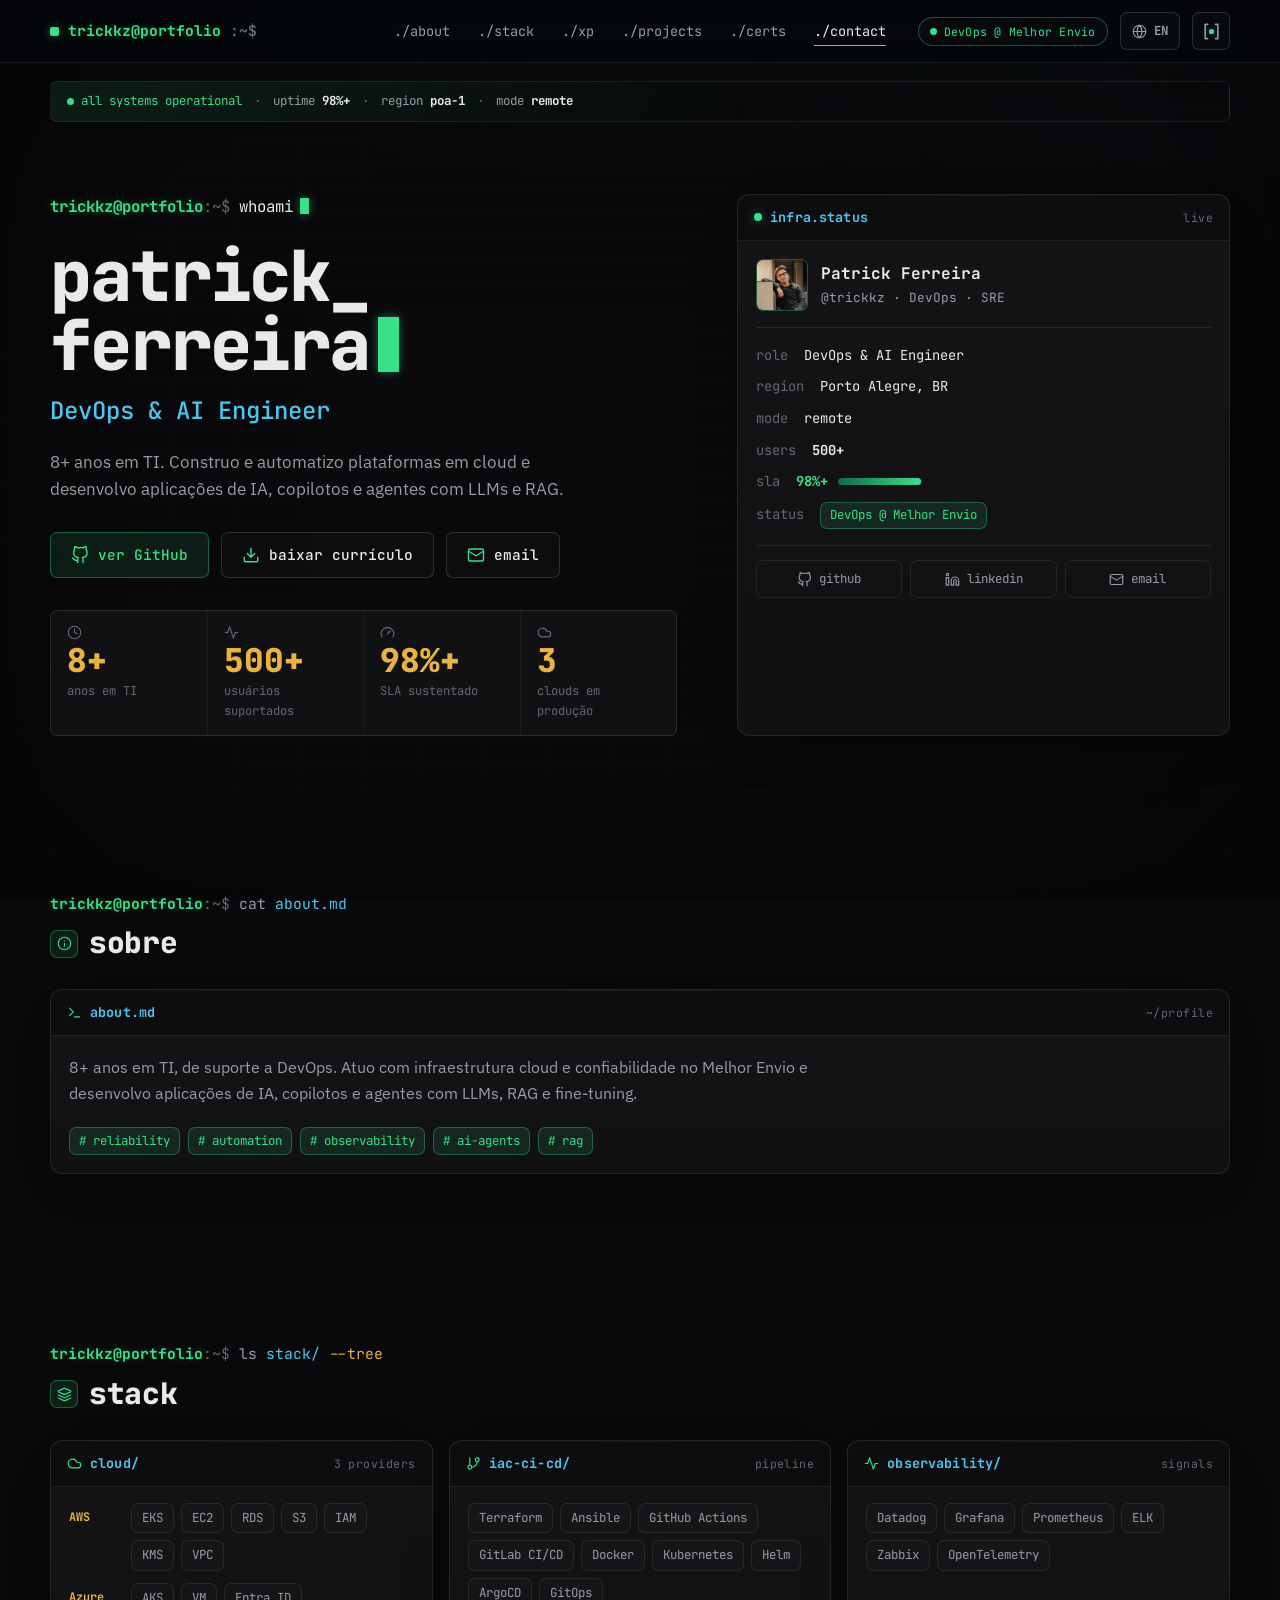
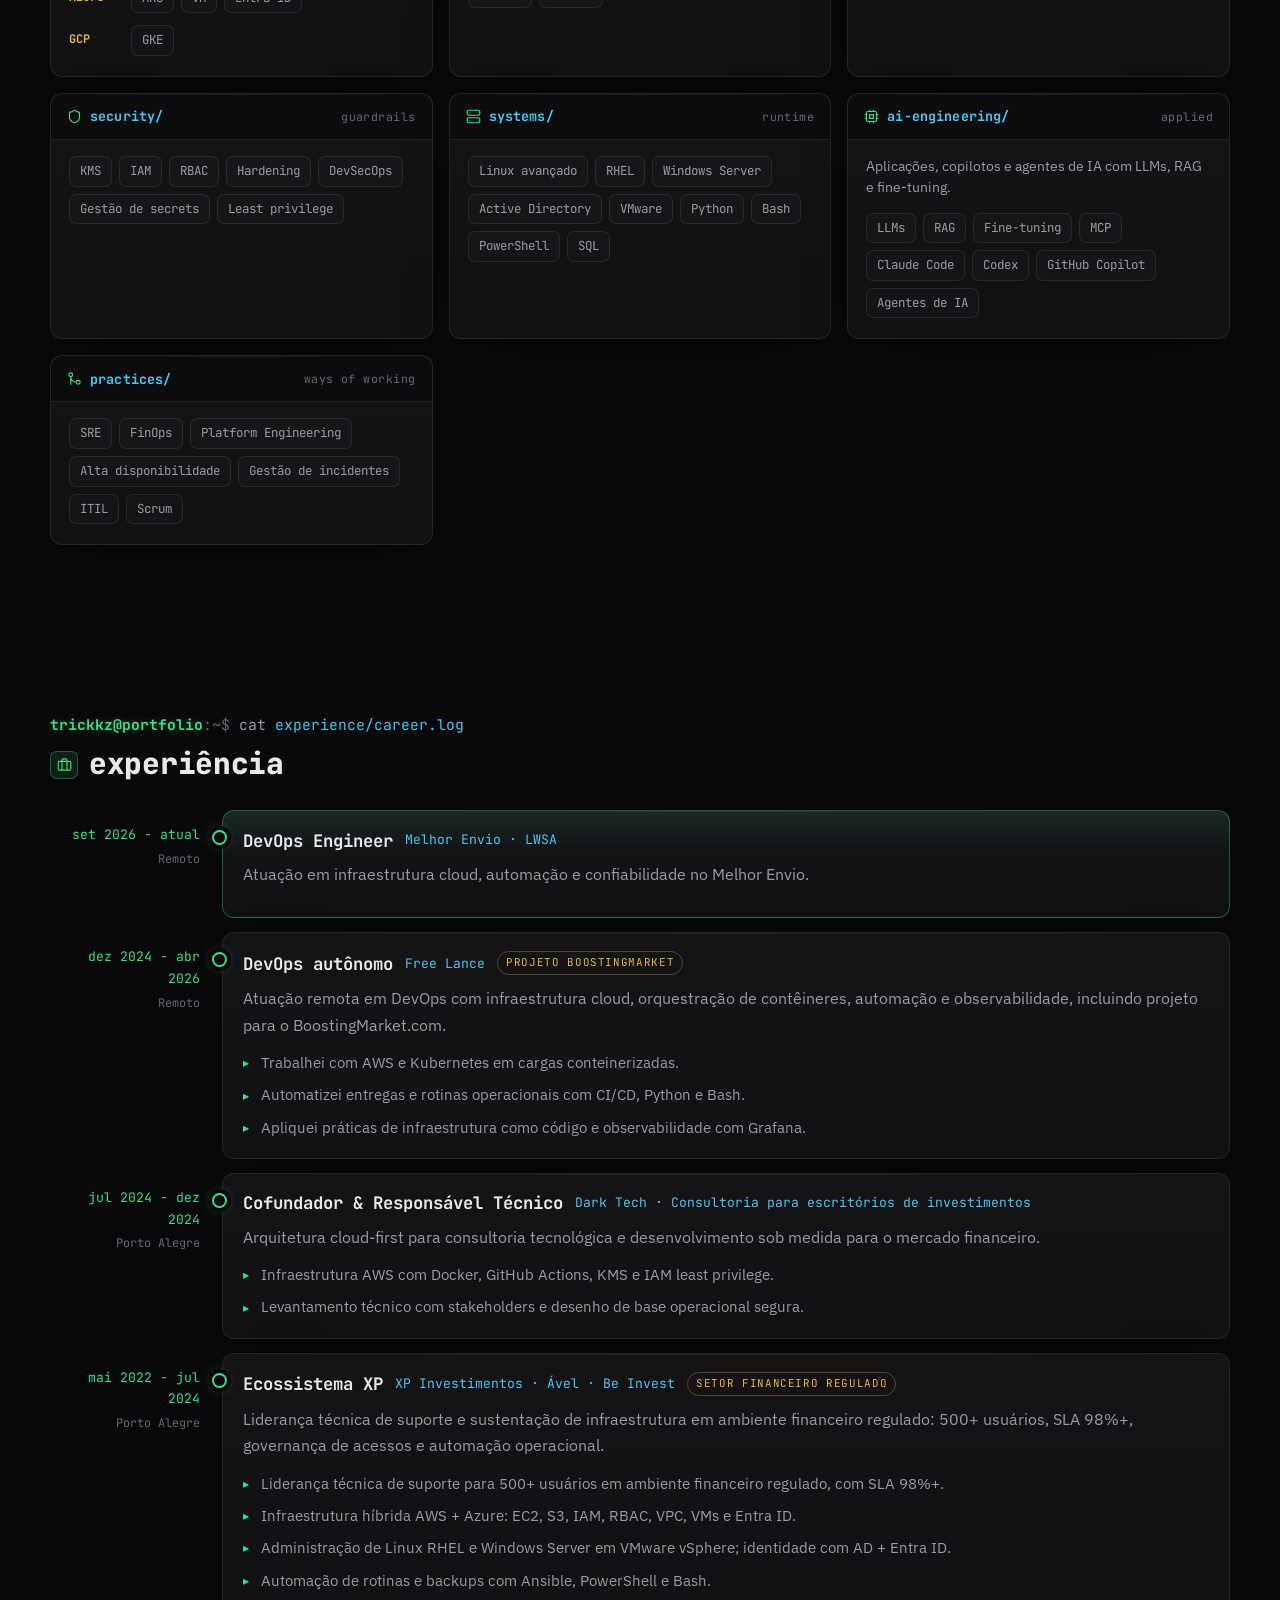
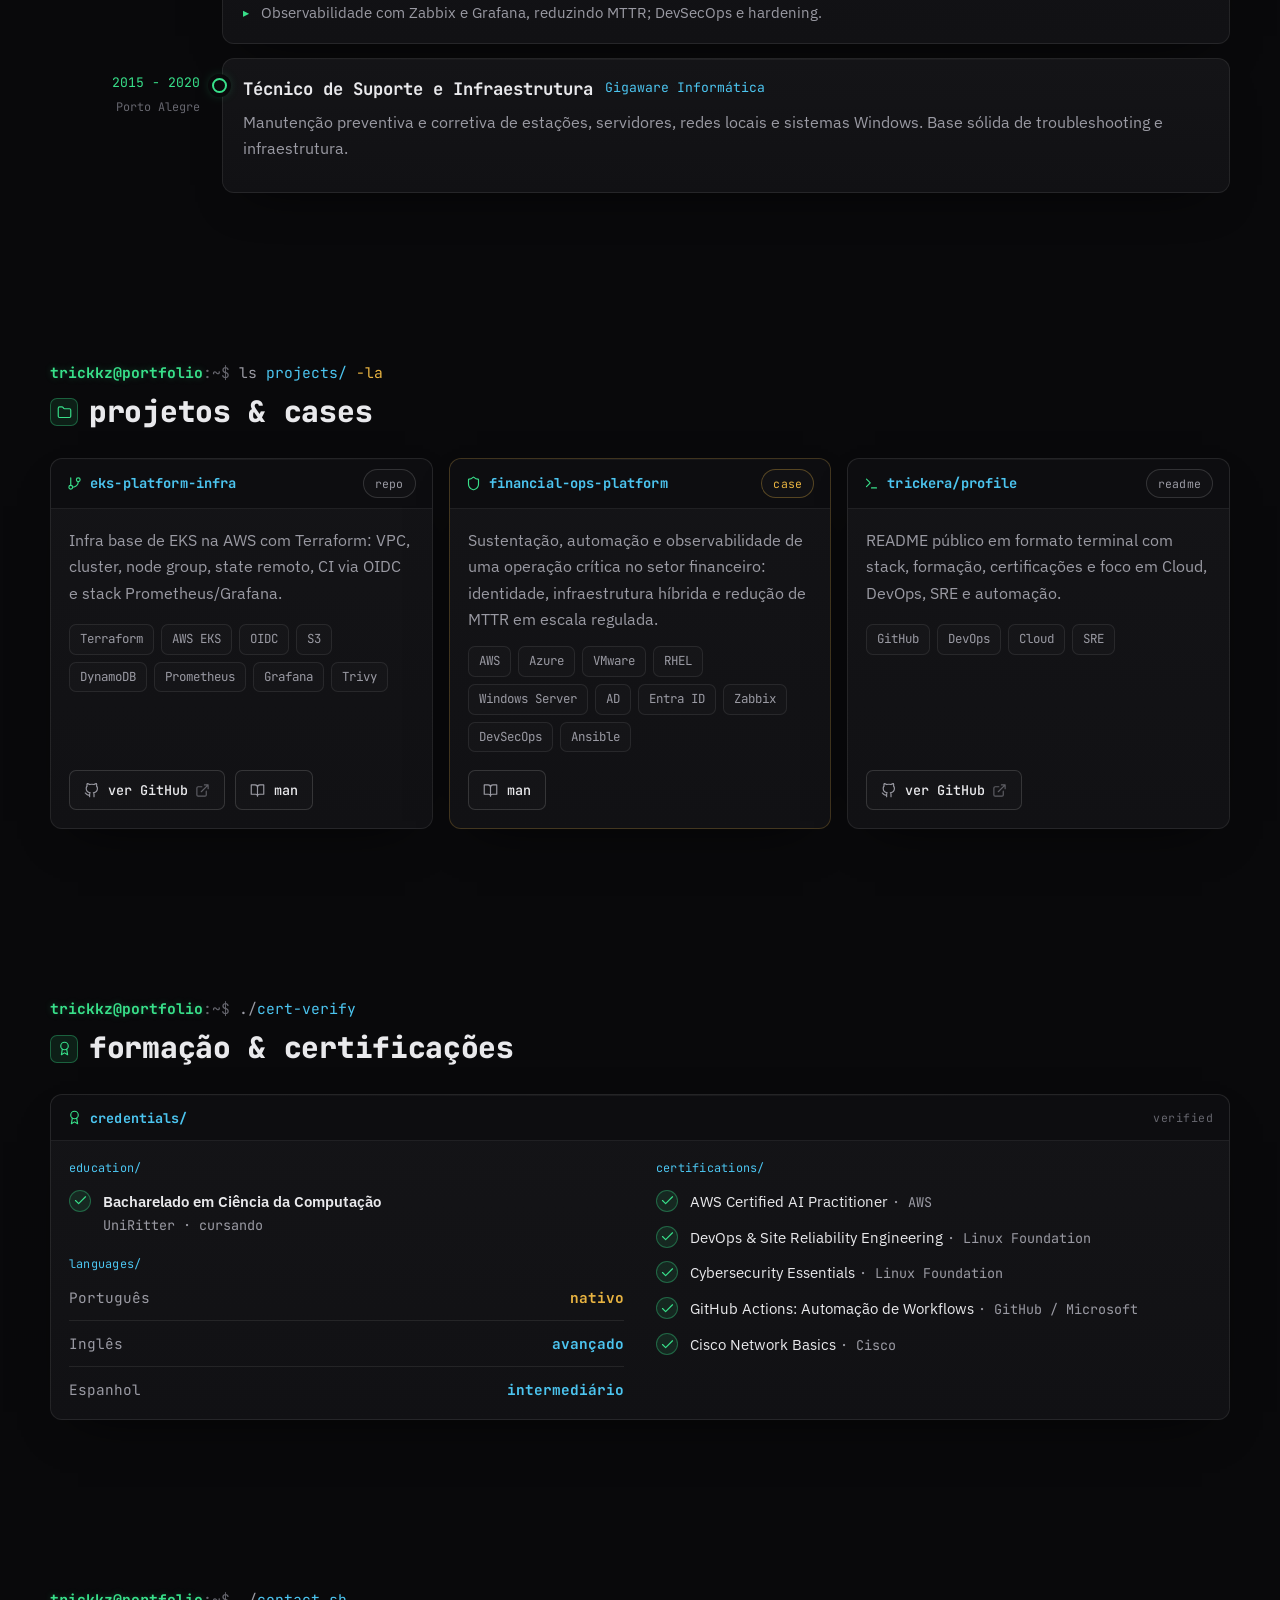
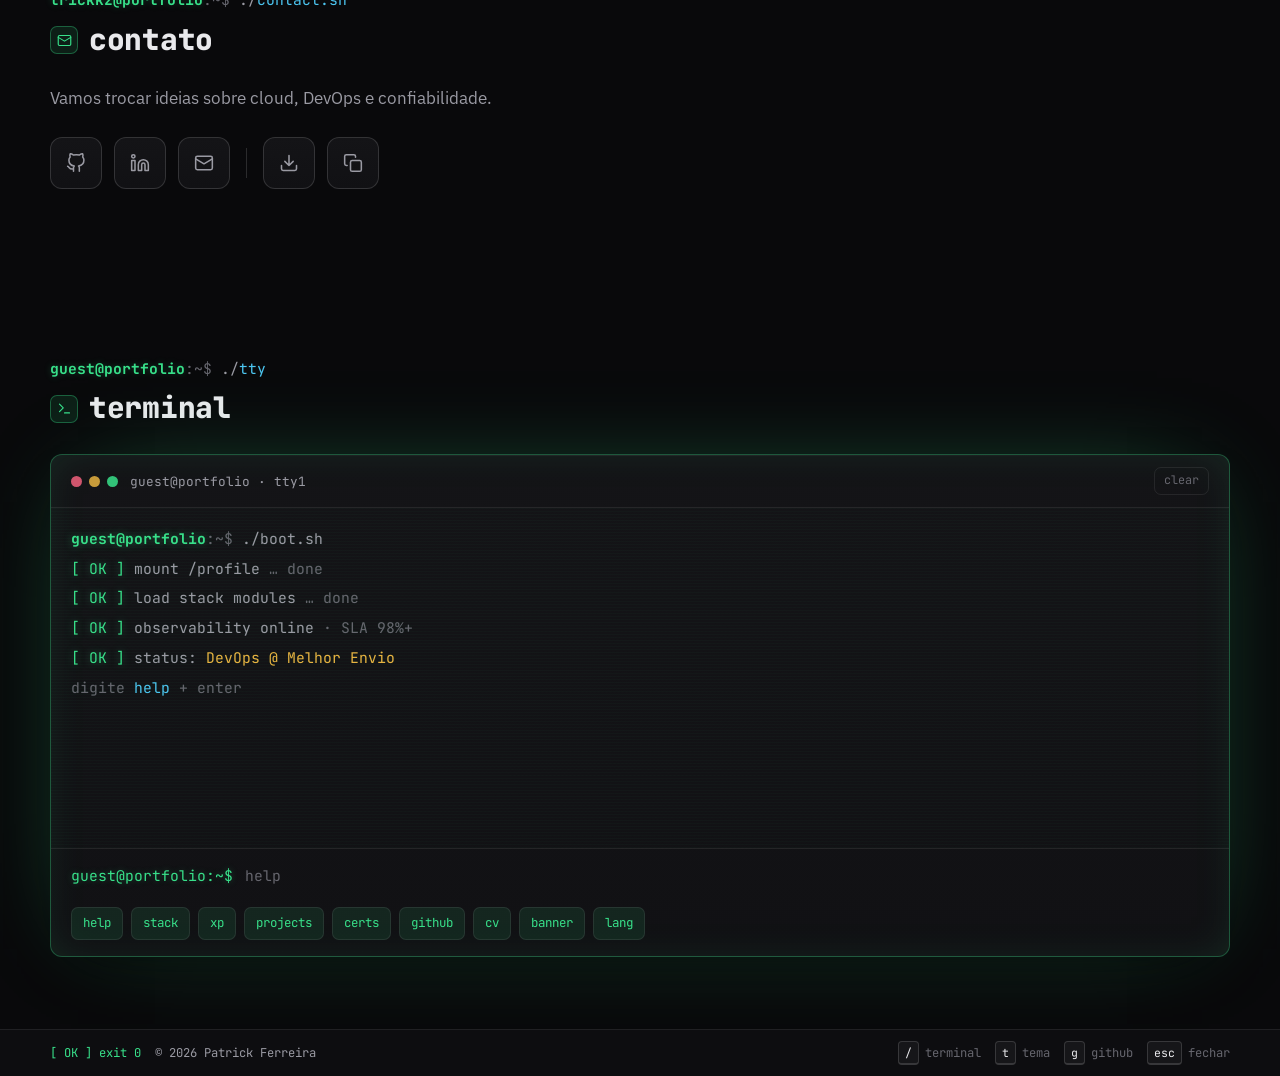
<file: index.html>
<!doctype html>
<html lang="pt-BR">
  <head>
  <!-- Google Analytics 4 -->
  <script
    async
    src="https://www.googletagmanager.com/gtag/js?id=G-2F9ZQYJFQS"
  ></script>

    <meta charset="utf-8" />
    <meta name="viewport" content="width=device-width, initial-scale=1, viewport-fit=cover" />
    <title>Patrick Ferreira · DevOps &amp; AI Engineer</title>
    <meta
      name="description"
      content="Patrick Ferreira · DevOps &amp; AI Engineer no Melhor Envio. Cloud, automação e aplicações de IA. AWS Certified AI Practitioner. PT/EN."
    />
    <meta name="author" content="Patrick Ferreira" />
    <meta name="theme-color" content="#09090B" />
    <meta name="color-scheme" content="dark" />

    <meta property="og:type" content="website" />
    <meta property="og:title" content="Patrick Ferreira · DevOps & AI Engineer" />
    <meta
      property="og:description"
      content="8+ years building, running and automating cloud platforms. AWS · Azure · GCP · Terraform · Kubernetes · CI/CD · observability · security."
    />
    <meta property="og:image" content="assets/foto.jpg" />
    <meta name="twitter:card" content="summary" />
    <meta name="twitter:title" content="Patrick Ferreira · DevOps & AI Engineer" />
    <meta
      name="twitter:description"
      content="DevOps & AI Engineer · Melhor Envio · AWS Certified AI Practitioner."
    />

    <link
      rel="icon"
      href="data:image/svg+xml,%3Csvg xmlns='http://www.w3.org/2000/svg' viewBox='0 0 32 32'%3E%3Crect width='32' height='32' rx='7' fill='%2309090B'/%3E%3Cpath d='M7 11l5 5-5 5' stroke='%2338E08A' stroke-width='2.6' fill='none' stroke-linecap='round' stroke-linejoin='round'/%3E%3Cpath d='M16 21h9' stroke='%2338E08A' stroke-width='2.6' stroke-linecap='round'/%3E%3C/svg%3E"
    />

    <link rel="stylesheet" href="fonts.css?v=18" />
    <link rel="stylesheet" href="styles.css?v=18" />

    <script type="application/ld+json">
      {
        "@context": "https://schema.org",
        "@type": "Person",
        "name": "Patrick Ferreira",
        "jobTitle": "DevOps & AI Engineer",
        "url": "https://github.com/trickera",
        "image": "assets/foto.jpg",
        "address": { "@type": "PostalAddress", "addressLocality": "Porto Alegre", "addressRegion": "RS", "addressCountry": "BR" },
        "sameAs": [
          "https://github.com/trickera",
          "https://www.linkedin.com/in/patrick-ferreira-949117212"
        ],
        "knowsAbout": ["DevOps","AI Agents","RAG","Site Reliability Engineering","AWS","Azure","GCP","Kubernetes","Terraform","CI/CD","Observability","Cloud Security"]
      }
    </script>
  </head>
  <body>
    <a class="skip-link" href="#main" data-en="skip to content">pular para o conteúdo</a>

    <div class="bg-grid" aria-hidden="true"></div>
    <div class="bg-vignette" aria-hidden="true"></div>
    <div class="bg-scan" aria-hidden="true"></div>

    <!-- Lucide icon sprite -->
    <svg width="0" height="0" class="sprite" aria-hidden="true" focusable="false">
      <symbol id="i-github" viewBox="0 0 24 24"><path d="M9 19c-5 1.5-5-2.5-7-3m14 6v-3.87a3.37 3.37 0 0 0-.94-2.61c3.14-.35 6.44-1.54 6.44-7A5.44 5.44 0 0 0 20 4.77 5.07 5.07 0 0 0 19.91 1S18.73.65 16 2.48a13.38 13.38 0 0 0-7 0C6.27.65 5.09 1 5.09 1A5.07 5.07 0 0 0 5 4.77a5.44 5.44 0 0 0-1.5 3.78c0 5.42 3.3 6.61 6.44 7A3.37 3.37 0 0 0 9 18.13V22" /></symbol>
      <symbol id="i-download" viewBox="0 0 24 24"><path d="M21 15v4a2 2 0 0 1-2 2H5a2 2 0 0 1-2-2v-4M7 10l5 5 5-5M12 15V3" /></symbol>
      <symbol id="i-mail" viewBox="0 0 24 24"><rect x="2" y="4" width="20" height="16" rx="2" /><path d="m22 7-10 6L2 7" /></symbol>
      <symbol id="i-linkedin" viewBox="0 0 24 24"><path d="M16 8a6 6 0 0 1 6 6v7h-4v-7a2 2 0 0 0-4 0v7h-4v-7a6 6 0 0 1 6-6z" /><rect x="2" y="9" width="4" height="12" /><circle cx="4" cy="4" r="2" /></symbol>
      <symbol id="i-copy" viewBox="0 0 24 24"><rect x="9" y="9" width="13" height="13" rx="2" /><path d="M5 15H4a2 2 0 0 1-2-2V4a2 2 0 0 1 2-2h9a2 2 0 0 1 2 2v1" /></symbol>
      <symbol id="i-external" viewBox="0 0 24 24"><path d="M18 13v6a2 2 0 0 1-2 2H5a2 2 0 0 1-2-2V8a2 2 0 0 1 2-2h6M15 3h6v6M10 14 21 3" /></symbol>
      <symbol id="i-check" viewBox="0 0 24 24"><path d="M20 6 9 17l-5-5" /></symbol>
      <symbol id="i-book" viewBox="0 0 24 24"><path d="M2 3h6a4 4 0 0 1 4 4v14a3 3 0 0 0-3-3H2zM22 3h-6a4 4 0 0 0-4 4v14a3 3 0 0 1 3-3h7z" /></symbol>
      <symbol id="i-terminal" viewBox="0 0 24 24"><path d="m4 17 6-6-6-6M12 19h8" /></symbol>
      <symbol id="i-sun" viewBox="0 0 24 24"><circle cx="12" cy="12" r="4" /><path d="M12 2v2M12 20v2M4.9 4.9l1.4 1.4M17.7 17.7l1.4 1.4M2 12h2M20 12h2M4.9 19.1l1.4-1.4M17.7 6.3l1.4-1.4" /></symbol>
      <symbol id="i-clock" viewBox="0 0 24 24"><circle cx="12" cy="12" r="10" /><path d="M12 6v6l4 2" /></symbol>
      <symbol id="i-activity" viewBox="0 0 24 24"><path d="M22 12h-4l-3 9L9 3l-3 9H2" /></symbol>
      <symbol id="i-monitor" viewBox="0 0 24 24"><rect x="2" y="3" width="20" height="14" rx="2" /><path d="M8 21h8M12 17v4" /></symbol>
      <symbol id="i-gauge" viewBox="0 0 24 24"><path d="m12 14 4-4" /><path d="M3.34 19a10 10 0 1 1 17.32 0" /></symbol>
      <symbol id="i-cloud" viewBox="0 0 24 24"><path d="M17.5 19H9a7 7 0 1 1 6.71-9h1.79a4.5 4.5 0 1 1 0 9Z" /></symbol>
      <symbol id="i-git-branch" viewBox="0 0 24 24"><line x1="6" y1="3" x2="6" y2="15" /><circle cx="18" cy="6" r="3" /><circle cx="6" cy="18" r="3" /><path d="M18 9a9 9 0 0 1-9 9" /></symbol>
      <symbol id="i-shield" viewBox="0 0 24 24"><path d="M20 13c0 5-3.5 7.5-7.66 8.95a1 1 0 0 1-.67-.01C7.5 20.5 4 18 4 13V6a1 1 0 0 1 1-1c2 0 4.5-1.2 6.24-2.72a1.17 1.17 0 0 1 1.52 0C14.51 3.81 17 5 19 5a1 1 0 0 1 1 1z" /></symbol>
      <symbol id="i-server" viewBox="0 0 24 24"><rect x="2" y="2" width="20" height="8" rx="2" /><rect x="2" y="14" width="20" height="8" rx="2" /><line x1="6" y1="6" x2="6.01" y2="6" /><line x1="6" y1="18" x2="6.01" y2="18" /></symbol>
      <symbol id="i-merge" viewBox="0 0 24 24"><circle cx="18" cy="18" r="3" /><circle cx="6" cy="6" r="3" /><path d="M6 21V9a9 9 0 0 0 9 9" /></symbol>
      <symbol id="i-cpu" viewBox="0 0 24 24"><rect x="4" y="4" width="16" height="16" rx="2" /><rect x="9" y="9" width="6" height="6" /><path d="M15 2v2M15 20v2M2 15h2M2 9h2M20 15h2M20 9h2M9 2v2M9 20v2" /></symbol>
      <symbol id="i-briefcase" viewBox="0 0 24 24"><rect x="2" y="7" width="20" height="14" rx="2" /><path d="M16 21V5a2 2 0 0 0-2-2h-4a2 2 0 0 0-2 2v16" /></symbol>
      <symbol id="i-folder" viewBox="0 0 24 24"><path d="M20 20a2 2 0 0 0 2-2V8a2 2 0 0 0-2-2h-7.9a2 2 0 0 1-1.69-.9L9.6 3.9A2 2 0 0 0 7.93 3H4a2 2 0 0 0-2 2v13a2 2 0 0 0 2 2Z" /></symbol>
      <symbol id="i-award" viewBox="0 0 24 24"><circle cx="12" cy="8" r="6" /><path d="M15.477 12.89 17 22l-5-3-5 3 1.523-9.11" /></symbol>
      <symbol id="i-cap" viewBox="0 0 24 24"><path d="M21.42 10.92a1 1 0 0 0-.02-1.84L12.83 5.18a2 2 0 0 0-1.66 0L2.6 9.08a1 1 0 0 0 0 1.84l8.57 3.9a2 2 0 0 0 1.66 0z" /><path d="M22 10v6" /><path d="M6 12.5V16a6 3 0 0 0 12 0v-3.5" /></symbol>
      <symbol id="i-globe" viewBox="0 0 24 24"><circle cx="12" cy="12" r="10" /><path d="M12 2a14.5 14.5 0 0 0 0 20 14.5 14.5 0 0 0 0-20" /><path d="M2 12h20" /></symbol>
      <symbol id="i-layers" viewBox="0 0 24 24"><path d="M12.83 2.18a2 2 0 0 0-1.66 0L2.6 6.08a1 1 0 0 0 0 1.83l8.57 3.91a2 2 0 0 0 1.66 0l8.57-3.91a1 1 0 0 0 0-1.83Z" /><path d="m22 17.65-9.17 4.16a2 2 0 0 1-1.66 0L2 17.65" /><path d="m22 12.65-9.17 4.16a2 2 0 0 1-1.66 0L2 12.65" /></symbol>
      <symbol id="i-info" viewBox="0 0 24 24"><circle cx="12" cy="12" r="10" /><path d="M12 16v-4M12 8h.01" /></symbol>
    </svg>

    <!-- ===================== AMBIENT HUD ===================== -->
    <div class="hud" aria-hidden="true">
      <span class="hud__corner hud__tl" id="hudClock">--:--:--</span>
      <span class="hud__corner hud__tr" id="hudPing">··ms</span>
      <span class="hud__corner hud__bl" id="hudRes">····x····</span>
      <span class="hud__corner hud__br" id="hudLoad">Load: ·.··s</span>
    </div>

    <!-- ===================== HEADER ===================== -->
    <header class="topbar" id="top">
      <div class="topbar__inner">
        <a class="brand" href="#top" aria-label="Patrick Ferreira · home">
          <span class="brand__dot" aria-hidden="true"></span>
          <span class="brand__user">trickkz@portfolio</span><span class="brand__path">:~$</span>
        </a>

        <nav class="nav" aria-label="Sections">
          <a href="#about">./about</a>
          <a href="#stack">./stack</a>
          <a href="#xp">./xp</a>
          <a href="#projects">./projects</a>
          <a href="#certs">./certs</a>
          <a href="#contact">./contact</a>
        </nav>

        <div class="topbar__actions">
          <span class="badge badge--ok"><span class="pulse" aria-hidden="true"></span>DevOps @ Melhor Envio</span>
          <button class="iconbtn langbtn" id="langToggle" type="button" aria-label="Switch language to English" title="EN / PT">
            <svg class="icon icon--sm" aria-hidden="true"><use href="#i-globe" /></svg><span id="langLabel">EN</span>
          </button>
          <button class="iconbtn accentbtn" id="themeToggle" type="button" aria-label="Cor de acento: verde / âmbar" title="cor de acento · accent color" data-en-aria="Accent color: green / amber">
            <svg class="acc-ico" viewBox="0 0 24 24" aria-hidden="true">
              <path class="acc-bracket" d="M7 3H4v18h3" /><path class="acc-bracket" d="M17 3h3v18h-3" />
              <rect class="acc-block" x="9" y="9" width="6" height="6" rx="1.5" />
            </svg>
          </button>
        </div>
      </div>
    </header>

    <main id="main">
      <!-- ===================== STATUS BANNER ===================== -->
      <div class="statusline" role="status" aria-label="Service status">
        <span class="statusline__item statusline__item--ok"><span class="pulse" aria-hidden="true"></span>all systems operational</span>
        <span class="statusline__sep" aria-hidden="true">·</span>
        <span class="statusline__item">uptime <strong>98%+</strong></span>
        <span class="statusline__sep" aria-hidden="true">·</span>
        <span class="statusline__item">region <strong>poa-1</strong></span>
        <span class="statusline__sep" aria-hidden="true">·</span>
        <span class="statusline__item">mode <strong>remote</strong></span>
      </div>

      <!-- ===================== HERO ===================== -->
      <section class="hero" aria-labelledby="hero-name">
        <div class="hero__copy" data-reveal>
          <p class="prompt-line">
            <span class="prompt-line__user">trickkz@portfolio</span><span class="prompt-line__path">:~$</span>
            <span class="prompt-line__cmd">whoami</span><span class="caret" aria-hidden="true"></span>
          </p>

          <h1 id="hero-name" aria-label="Patrick Ferreira">patrick_<wbr />ferreira<span class="caret caret--name" aria-hidden="true"></span></h1>
          <p class="hero__role">DevOps &amp; AI Engineer</p>
          <p class="hero__text" data-en="8+ years in IT. I build and automate cloud platforms and develop AI applications, copilots and agents using LLMs and RAG.">
            8+ anos em TI. Construo e automatizo plataformas em cloud e desenvolvo aplicações de IA, copilotos e agentes com LLMs e RAG.
          </p>

          <div class="hero__cta">
            <a class="btn btn--primary spot" href="https://github.com/trickera" target="_blank" rel="noopener noreferrer">
              <svg class="icon" aria-hidden="true"><use href="#i-github" /></svg><span data-en="View GitHub">ver GitHub</span>
            </a>
            <button class="btn spot" type="button" data-cv-open aria-haspopup="dialog" aria-controls="cvModal">
              <svg class="icon" aria-hidden="true"><use href="#i-download" /></svg><span data-en="Download CV">baixar currículo</span>
            </button>
            <a class="btn spot js-mail" data-u="trickkkz" data-d="outlook.com" aria-label="Send email" data-en-aria="Send email">
              <svg class="icon" aria-hidden="true"><use href="#i-mail" /></svg><span>email</span>
            </a>
          </div>

          <ul class="metrics">
            <li class="spot"><span class="metrics__ico"><svg class="icon icon--sm" aria-hidden="true"><use href="#i-clock" /></svg></span><b>8+</b><span data-en="years in IT">anos em TI</span></li>
            <li class="spot"><span class="metrics__ico"><svg class="icon icon--sm" aria-hidden="true"><use href="#i-activity" /></svg></span><b>500+</b><span data-en="users supported">usuários suportados</span></li>
            <li class="spot"><span class="metrics__ico"><svg class="icon icon--sm" aria-hidden="true"><use href="#i-gauge" /></svg></span><b>98%+</b><span data-en="SLA sustained">SLA sustentado</span></li>
            <li class="spot"><span class="metrics__ico"><svg class="icon icon--sm" aria-hidden="true"><use href="#i-cloud" /></svg></span><b>3</b><span data-en="clouds in production">clouds em produção</span></li>
          </ul>
        </div>

        <aside class="panel statuscard spot" aria-label="Operational profile" data-reveal>
          <div class="panel__bar">
            <span class="panel__title"><span class="led" aria-hidden="true"></span>infra.status</span>
            <span class="panel__meta">live</span>
          </div>
          <div class="panel__body">
            <div class="statuscard__id">
              <img src="assets/foto.jpg" width="52" height="52" alt="Patrick Ferreira" loading="lazy" />
              <div>
                <strong>Patrick Ferreira</strong>
                <span>@trickkz · DevOps · SRE</span>
              </div>
            </div>
            <dl class="kv">
              <div><dt>role</dt><dd>DevOps &amp; AI Engineer</dd></div>
              <div><dt>region</dt><dd>Porto Alegre, BR</dd></div>
              <div><dt>mode</dt><dd>remote</dd></div>
              <div><dt>users</dt><dd class="num">500+</dd></div>
              <div class="kv__sla"><dt>sla</dt><dd><span class="num">98%+</span><span class="bar" role="img" aria-label="SLA above 98 percent"><span class="bar__fill bar__fill--98"></span></span></dd></div>
              <div><dt>status</dt><dd><span class="tag tag--ok">DevOps @ Melhor Envio</span></dd></div>
            </dl>
            <div class="scard-socials" aria-label="Social links">
              <a class="scard-soc spot" href="https://github.com/trickera" target="_blank" rel="noopener noreferrer" aria-label="GitHub"><svg class="icon icon--sm" aria-hidden="true"><use href="#i-github" /></svg><span>github</span></a>
              <a class="scard-soc spot" href="https://www.linkedin.com/in/patrick-ferreira-949117212" target="_blank" rel="noopener noreferrer" aria-label="LinkedIn"><svg class="icon icon--sm" aria-hidden="true"><use href="#i-linkedin" /></svg><span>linkedin</span></a>
              <a class="scard-soc spot js-mail" data-u="trickkkz" data-d="outlook.com" aria-label="Send email" data-en-aria="Send email"><svg class="icon icon--sm" aria-hidden="true"><use href="#i-mail" /></svg><span>email</span></a>
            </div>
          </div>
        </aside>
      </section>

      <!-- ===================== ABOUT ===================== -->
      <section class="section" id="about" aria-labelledby="about-h">
        <header class="cmd-head" data-reveal>
          <p class="cmd"><span class="cmd__u">trickkz@portfolio</span><span class="cmd__p">:~$</span> cat <span class="cmd__arg">about.md</span></p>
          <h2 class="cmd-head__h" id="about-h"><span class="cmd-head__ico"><svg class="icon icon--sm" aria-hidden="true"><use href="#i-info" /></svg></span><span data-en="about">sobre</span></h2>
        </header>
        <div class="panel about spot" data-reveal>
          <div class="panel__bar">
            <span class="panel__title"><svg class="icon icon--sm" aria-hidden="true"><use href="#i-terminal" /></svg>about.md</span>
            <span class="panel__meta">~/profile</span>
          </div>
          <div class="panel__body about__body">
            <p data-en="8+ years in IT, from support to DevOps. I work on cloud infrastructure and reliability at Melhor Envio, and build AI applications, copilots and agents with LLMs, RAG and fine-tuning.">
              8+ anos em TI, de suporte a DevOps. Atuo com infraestrutura cloud e confiabilidade no Melhor Envio e desenvolvo aplicações de IA, copilotos e agentes com LLMs, RAG e fine-tuning.
            </p>
            <ul class="about__chips" aria-label="Principles">
              <li># reliability</li><li># automation</li><li># observability</li><li># ai-agents</li><li># rag</li>
            </ul>
          </div>
        </div>
      </section>

      <!-- ===================== STACK ===================== -->
      <section class="section" id="stack" aria-labelledby="stack-h">
        <header class="cmd-head" data-reveal>
          <p class="cmd"><span class="cmd__u">trickkz@portfolio</span><span class="cmd__p">:~$</span> ls <span class="cmd__arg">stack/</span> <span class="cmd__flag">--tree</span></p>
          <h2 class="cmd-head__h" id="stack-h"><span class="cmd-head__ico"><svg class="icon icon--sm" aria-hidden="true"><use href="#i-layers" /></svg></span>stack</h2>
        </header>

        <div class="stack-grid">
          <article class="panel dir spot" data-reveal>
            <div class="panel__bar"><span class="panel__title dir__name"><svg class="icon icon--sm" aria-hidden="true"><use href="#i-cloud" /></svg>cloud/</span><span class="panel__meta">3 providers</span></div>
            <div class="dir__body">
              <div class="provider"><span class="provider__tag">AWS</span><ul class="chips"><li>EKS</li><li>EC2</li><li>RDS</li><li>S3</li><li>IAM</li><li>KMS</li><li>VPC</li></ul></div>
              <div class="provider"><span class="provider__tag">Azure</span><ul class="chips"><li>AKS</li><li>VM</li><li>Entra ID</li></ul></div>
              <div class="provider"><span class="provider__tag">GCP</span><ul class="chips"><li>GKE</li></ul></div>
            </div>
          </article>

          <article class="panel dir spot" data-reveal>
            <div class="panel__bar"><span class="panel__title dir__name"><svg class="icon icon--sm" aria-hidden="true"><use href="#i-git-branch" /></svg>iac-ci-cd/</span><span class="panel__meta">pipeline</span></div>
            <div class="dir__body"><ul class="chips">
              <li>Terraform</li><li>Ansible</li><li>GitHub Actions</li><li>GitLab CI/CD</li><li>Docker</li><li>Kubernetes</li><li>Helm</li><li>ArgoCD</li><li>GitOps</li>
            </ul></div>
          </article>

          <article class="panel dir spot" data-reveal>
            <div class="panel__bar"><span class="panel__title dir__name"><svg class="icon icon--sm" aria-hidden="true"><use href="#i-activity" /></svg>observability/</span><span class="panel__meta">signals</span></div>
            <div class="dir__body"><ul class="chips">
              <li>Datadog</li><li>Grafana</li><li>Prometheus</li><li>ELK</li><li>Zabbix</li><li>OpenTelemetry</li>
            </ul></div>
          </article>

          <article class="panel dir spot" data-reveal>
            <div class="panel__bar"><span class="panel__title dir__name"><svg class="icon icon--sm" aria-hidden="true"><use href="#i-shield" /></svg>security/</span><span class="panel__meta">guardrails</span></div>
            <div class="dir__body"><ul class="chips">
              <li>KMS</li><li>IAM</li><li>RBAC</li><li>Hardening</li><li>DevSecOps</li><li data-en="Secrets management">Gestão de secrets</li><li>Least privilege</li>
            </ul></div>
          </article>

          <article class="panel dir spot" data-reveal>
            <div class="panel__bar"><span class="panel__title dir__name"><svg class="icon icon--sm" aria-hidden="true"><use href="#i-server" /></svg>systems/</span><span class="panel__meta">runtime</span></div>
            <div class="dir__body"><ul class="chips">
              <li data-en="Advanced Linux">Linux avançado</li><li>RHEL</li><li>Windows Server</li><li>Active Directory</li><li>VMware</li><li>Python</li><li>Bash</li><li>PowerShell</li><li>SQL</li>
            </ul></div>
          </article>

          <article class="panel dir spot" data-reveal>
            <div class="panel__bar"><span class="panel__title dir__name"><svg class="icon icon--sm" aria-hidden="true"><use href="#i-cpu" /></svg>ai-engineering/</span><span class="panel__meta">applied</span></div>
            <div class="dir__body">
              <p class="dir__note" data-en="AI applications, copilots and agents built with LLMs, RAG and fine-tuning.">Aplicações, copilotos e agentes de IA com LLMs, RAG e fine-tuning.</p>
              <ul class="chips">
                <li>LLMs</li><li>RAG</li><li>Fine-tuning</li><li>MCP</li><li>Claude Code</li><li>Codex</li><li>GitHub Copilot</li><li data-en="AI agents">Agentes de IA</li>
              </ul>
            </div>
          </article>

          <article class="panel dir spot" data-reveal>
            <div class="panel__bar"><span class="panel__title dir__name"><svg class="icon icon--sm" aria-hidden="true"><use href="#i-merge" /></svg>practices/</span><span class="panel__meta">ways of working</span></div>
            <div class="dir__body"><ul class="chips">
              <li>SRE</li><li>FinOps</li><li>Platform Engineering</li><li data-en="High availability">Alta disponibilidade</li><li data-en="Incident management">Gestão de incidentes</li><li>ITIL</li><li>Scrum</li>
            </ul></div>
          </article>
        </div>
      </section>

      <!-- ===================== EXPERIENCE ===================== -->
      <section class="section" id="xp" aria-labelledby="xp-h">
        <header class="cmd-head" data-reveal>
          <p class="cmd"><span class="cmd__u">trickkz@portfolio</span><span class="cmd__p">:~$</span> cat <span class="cmd__arg">experience/career.log</span></p>
          <h2 class="cmd-head__h" id="xp-h"><span class="cmd-head__ico"><svg class="icon icon--sm" aria-hidden="true"><use href="#i-briefcase" /></svg></span><span data-en="experience">experiência</span></h2>
        </header>

        <ol class="timeline">
          <li class="tl tl--featured" data-reveal>
            <div class="tl__time"><span class="tl__range" data-en="Sep 2026 - present">set 2026 - atual</span><span class="tl__loc" data-en="Remote">Remoto</span></div>
            <div class="panel tl__card spot">
              <div class="tl__head">
                <h3>DevOps Engineer</h3>
                <span class="tl__org">Melhor Envio · LWSA</span>
              </div>
              <p data-en="Working with cloud infrastructure, automation and reliability for Melhor Envio.">Atuação em infraestrutura cloud, automação e confiabilidade no Melhor Envio.</p>
            </div>
          </li>
          <li class="tl" data-reveal>
            <div class="tl__time"><span class="tl__range" data-en="Dec 2024 - Apr 2026">dez 2024 - abr 2026</span><span class="tl__loc" data-en="Remote">Remoto</span></div>
            <div class="panel tl__card spot">
              <div class="tl__head">
                <h3 data-en="Freelance DevOps">DevOps autônomo</h3>
                <span class="tl__org">Free Lance</span>
                <span class="tl__flag" data-en="BoostingMarket project">projeto BoostingMarket</span>
              </div>
              <p data-en="Remote DevOps work on cloud infrastructure, container orchestration, automation and observability, including a project for BoostingMarket.com.">
                Atuação remota em DevOps com infraestrutura cloud, orquestração de contêineres, automação e observabilidade, incluindo projeto para o BoostingMarket.com.
              </p>
              <ul class="tl__list">
                <li data-en="Worked with AWS and Kubernetes for containerized workloads.">Trabalhei com AWS e Kubernetes em cargas conteinerizadas.</li>
                <li data-en="Automated delivery and operational tasks with CI/CD, Python and Bash.">Automatizei entregas e rotinas operacionais com CI/CD, Python e Bash.</li>
                <li data-en="Applied Infrastructure as Code and Grafana observability practices.">Apliquei práticas de infraestrutura como código e observabilidade com Grafana.</li>
              </ul>
            </div>
          </li>

          <li class="tl" data-reveal>
            <div class="tl__time"><span class="tl__range">jul 2024 - dez 2024</span><span class="tl__loc">Porto Alegre</span></div>
            <div class="panel tl__card spot">
              <div class="tl__head">
                <h3 data-en="Co-founder &amp; Technical Lead">Cofundador &amp; Responsável Técnico</h3>
                <span class="tl__org" data-en="Dark Tech · Consulting for investment firms">Dark Tech · Consultoria para escritórios de investimentos</span>
              </div>
              <p data-en="Cloud-first architecture for a tech consultancy and custom development for the financial market.">Arquitetura cloud-first para consultoria tecnológica e desenvolvimento sob medida para o mercado financeiro.</p>
              <ul class="tl__list">
                <li data-en="AWS infrastructure with Docker, GitHub Actions, KMS and least-privilege IAM.">Infraestrutura AWS com Docker, GitHub Actions, KMS e IAM least privilege.</li>
                <li data-en="Technical discovery with stakeholders and design of a secure operational baseline.">Levantamento técnico com stakeholders e desenho de base operacional segura.</li>
              </ul>
            </div>
          </li>

          <li class="tl" data-reveal>
            <div class="tl__time"><span class="tl__range" data-en="May 2022 - Jul 2024">mai 2022 - jul 2024</span><span class="tl__loc">Porto Alegre</span></div>
            <div class="panel tl__card spot">
              <div class="tl__head">
                <h3>Ecossistema XP</h3>
                <span class="tl__org">XP Investimentos · Ável · Be Invest</span>
                <span class="tl__flag" data-en="regulated financial sector">setor financeiro regulado</span>
              </div>
              <p data-en="Technical support leadership and infrastructure sustaining in a regulated financial environment: 500+ users, 98%+ SLA, access governance and operational automation.">
                Liderança técnica de suporte e sustentação de infraestrutura em ambiente financeiro regulado: 500+ usuários, SLA 98%+, governança de acessos e automação operacional.
              </p>
              <ul class="tl__list">
                <li data-en="Support tech leadership for 500+ users in a regulated financial environment, with 98%+ SLA.">Liderança técnica de suporte para 500+ usuários em ambiente financeiro regulado, com SLA 98%+.</li>
                <li data-en="Hybrid AWS + Azure infrastructure: EC2, S3, IAM, RBAC, VPC, VMs and Entra ID.">Infraestrutura híbrida AWS + Azure: EC2, S3, IAM, RBAC, VPC, VMs e Entra ID.</li>
                <li data-en="Linux RHEL and Windows Server administration on VMware vSphere; AD + Entra ID identity.">Administração de Linux RHEL e Windows Server em VMware vSphere; identidade com AD + Entra ID.</li>
                <li data-en="Routine and backup automation with Ansible, PowerShell and Bash.">Automação de rotinas e backups com Ansible, PowerShell e Bash.</li>
                <li data-en="Observability with Zabbix and Grafana, reducing MTTR; DevSecOps and hardening.">Observabilidade com Zabbix e Grafana, reduzindo MTTR; DevSecOps e hardening.</li>
              </ul>
            </div>
          </li>

          <li class="tl" data-reveal>
            <div class="tl__time"><span class="tl__range">2015 - 2020</span><span class="tl__loc">Porto Alegre</span></div>
            <div class="panel tl__card spot">
              <div class="tl__head">
                <h3 data-en="Support &amp; Infrastructure Technician">Técnico de Suporte e Infraestrutura</h3>
                <span class="tl__org">Gigaware Informática</span>
              </div>
              <p data-en="Preventive and corrective maintenance of workstations, servers, LANs and Windows systems. Solid troubleshooting and infra foundation.">
                Manutenção preventiva e corretiva de estações, servidores, redes locais e sistemas Windows. Base sólida de troubleshooting e infraestrutura.
              </p>
            </div>
          </li>
        </ol>
      </section>

      <!-- ===================== PROJECTS ===================== -->
      <section class="section" id="projects" aria-labelledby="projects-h">
        <header class="cmd-head" data-reveal>
          <p class="cmd"><span class="cmd__u">trickkz@portfolio</span><span class="cmd__p">:~$</span> ls <span class="cmd__arg">projects/</span> <span class="cmd__flag">-la</span></p>
          <h2 class="cmd-head__h" id="projects-h"><span class="cmd-head__ico"><svg class="icon icon--sm" aria-hidden="true"><use href="#i-folder" /></svg></span><span data-en="projects &amp; cases">projetos &amp; cases</span></h2>
        </header>

        <div class="projects">
          <article class="panel project spot" data-reveal>
            <div class="panel__bar"><span class="panel__title project__name"><svg class="icon icon--sm" aria-hidden="true"><use href="#i-git-branch" /></svg>eks-platform-infra</span><span class="badge">repo</span></div>
            <div class="panel__body">
              <p class="project__desc" data-en="EKS baseline on AWS with Terraform: VPC, cluster, node group, remote state, CI via OIDC and a Prometheus/Grafana stack.">
                Infra base de EKS na AWS com Terraform: VPC, cluster, node group, state remoto, CI via OIDC e stack Prometheus/Grafana.
              </p>
              <ul class="chips"><li>Terraform</li><li>AWS EKS</li><li>OIDC</li><li>S3</li><li>DynamoDB</li><li>Prometheus</li><li>Grafana</li><li>Trivy</li></ul>
            </div>
            <div class="project__actions">
              <a class="btn btn--ghost spot" href="https://github.com/trickera/eks-platform-infra" target="_blank" rel="noopener noreferrer"><svg class="icon icon--sm" aria-hidden="true"><use href="#i-github" /></svg><span data-en="View GitHub">ver GitHub</span><svg class="icon icon--sm icon--ext" aria-hidden="true"><use href="#i-external" /></svg></a>
              <button class="btn btn--ghost spot" type="button" data-man="eks"><svg class="icon icon--sm" aria-hidden="true"><use href="#i-book" /></svg>man</button>
            </div>
          </article>

          <article class="panel project project--case spot" data-reveal>
            <div class="panel__bar"><span class="panel__title project__name"><svg class="icon icon--sm" aria-hidden="true"><use href="#i-shield" /></svg>financial-ops-platform</span><span class="badge badge--amber">case</span></div>
            <div class="panel__body">
              <p class="project__desc" data-en="Sustaining, automation and observability of a critical operation in the financial sector: identity, hybrid infrastructure and MTTR reduction at regulated scale.">
                Sustentação, automação e observabilidade de uma operação crítica no setor financeiro: identidade, infraestrutura híbrida e redução de MTTR em escala regulada.
              </p>
              <ul class="chips"><li>AWS</li><li>Azure</li><li>VMware</li><li>RHEL</li><li>Windows Server</li><li>AD</li><li>Entra ID</li><li>Zabbix</li><li>DevSecOps</li><li>Ansible</li></ul>
            </div>
            <div class="project__actions">
              <button class="btn btn--ghost spot" type="button" data-man="finops"><svg class="icon icon--sm" aria-hidden="true"><use href="#i-book" /></svg>man</button>
            </div>
          </article>

          <article class="panel project spot" data-reveal>
            <div class="panel__bar"><span class="panel__title project__name"><svg class="icon icon--sm" aria-hidden="true"><use href="#i-terminal" /></svg>trickera/profile</span><span class="badge">readme</span></div>
            <div class="panel__body">
              <p class="project__desc" data-en="Public terminal-style README with stack, education, certifications and a focus on Cloud, DevOps, SRE and automation.">
                README público em formato terminal com stack, formação, certificações e foco em Cloud, DevOps, SRE e automação.
              </p>
              <ul class="chips"><li>GitHub</li><li>DevOps</li><li>Cloud</li><li>SRE</li></ul>
            </div>
            <div class="project__actions">
              <a class="btn btn--ghost spot" href="https://github.com/trickera" target="_blank" rel="noopener noreferrer"><svg class="icon icon--sm" aria-hidden="true"><use href="#i-github" /></svg><span data-en="View GitHub">ver GitHub</span><svg class="icon icon--sm icon--ext" aria-hidden="true"><use href="#i-external" /></svg></a>
            </div>
          </article>
        </div>
      </section>

      <!-- ===================== CERTS / EDUCATION ===================== -->
      <section class="section" id="certs" aria-labelledby="certs-h">
        <header class="cmd-head" data-reveal>
          <p class="cmd"><span class="cmd__u">trickkz@portfolio</span><span class="cmd__p">:~$</span> ./<span class="cmd__arg">cert-verify</span></p>
          <h2 class="cmd-head__h" id="certs-h"><span class="cmd-head__ico"><svg class="icon icon--sm" aria-hidden="true"><use href="#i-award" /></svg></span><span data-en="education &amp; certifications">formação &amp; certificações</span></h2>
        </header>

        <article class="panel creds spot" data-reveal>
          <div class="panel__bar"><span class="panel__title"><svg class="icon icon--sm" aria-hidden="true"><use href="#i-award" /></svg>credentials/</span><span class="panel__meta">verified</span></div>
          <div class="panel__body creds__body">
            <section class="creds__group">
              <span class="creds__label">education/</span>
              <ul class="certlist">
                <li><span class="cert__check" aria-hidden="true"><svg class="icon icon--sm"><use href="#i-check" /></svg></span><span class="certlist__txt"><strong data-en="B.Sc. in Computer Science">Bacharelado em Ciência da Computação</strong><br /><em data-en="UniRitter · in progress">UniRitter · cursando</em></span></li>
              </ul>
            </section>
            <section class="creds__group creds__group--certs">
              <span class="creds__label">certifications/</span>
              <ul class="certlist">
                <li><span class="cert__check" aria-hidden="true"><svg class="icon icon--sm"><use href="#i-check" /></svg></span><span class="certlist__txt">AWS Certified AI Practitioner <em>· AWS</em></span></li>
                <li><span class="cert__check" aria-hidden="true"><svg class="icon icon--sm"><use href="#i-check" /></svg></span><span class="certlist__txt">DevOps &amp; Site Reliability Engineering <em>· Linux Foundation</em></span></li>
                <li><span class="cert__check" aria-hidden="true"><svg class="icon icon--sm"><use href="#i-check" /></svg></span><span class="certlist__txt">Cybersecurity Essentials <em>· Linux Foundation</em></span></li>
                <li><span class="cert__check" aria-hidden="true"><svg class="icon icon--sm"><use href="#i-check" /></svg></span><span class="certlist__txt" data-en="GitHub Actions: Workflow Automation <em>· GitHub / Microsoft</em>">GitHub Actions: Automação de Workflows <em>· GitHub / Microsoft</em></span></li>
                <li><span class="cert__check" aria-hidden="true"><svg class="icon icon--sm"><use href="#i-check" /></svg></span><span class="certlist__txt">Cisco Network Basics <em>· Cisco</em></span></li>
              </ul>
            </section>
            <section class="creds__group">
              <span class="creds__label">languages/</span>
              <ul class="langs">
                <li><span data-en="Portuguese">Português</span><b class="lang-amber" data-en="native">nativo</b></li>
                <li><span data-en="English">Inglês</span><b data-en="advanced">avançado</b></li>
                <li><span data-en="Spanish">Espanhol</span><b data-en="intermediate">intermediário</b></li>
              </ul>
            </section>
          </div>
        </article>
      </section>

      <!-- ===================== CONTACT ===================== -->
      <section class="section" id="contact" aria-labelledby="contact-h">
        <header class="cmd-head" data-reveal>
          <p class="cmd"><span class="cmd__u">trickkz@portfolio</span><span class="cmd__p">:~$</span> ./<span class="cmd__arg">contact.sh</span></p>
          <h2 class="cmd-head__h" id="contact-h"><span class="cmd-head__ico"><svg class="icon icon--sm" aria-hidden="true"><use href="#i-mail" /></svg></span><span data-en="contact">contato</span></h2>
        </header>

        <p class="contact__lead" data-reveal data-en="Let's connect and exchange ideas about cloud, DevOps and reliability.">Vamos trocar ideias sobre cloud, DevOps e confiabilidade.</p>

        <div class="socials" data-reveal aria-label="Links">
          <a class="social" href="https://github.com/trickera" target="_blank" rel="noopener noreferrer" aria-label="GitHub" data-tip="github.com/trickera"><svg class="icon" aria-hidden="true"><use href="#i-github" /></svg></a>
          <a class="social" href="https://www.linkedin.com/in/patrick-ferreira-949117212" target="_blank" rel="noopener noreferrer" aria-label="LinkedIn" data-tip="/in/patrick-ferreira-949117212"><svg class="icon" aria-hidden="true"><use href="#i-linkedin" /></svg></a>
          <a class="social js-mail" data-u="trickkkz" data-d="outlook.com" aria-label="Send email" data-en-aria="Send email" data-tip="send email" data-en-tip="send email"><svg class="icon" aria-hidden="true"><use href="#i-mail" /></svg></a>
          <span class="social__sep" aria-hidden="true"></span>
          <button class="social" type="button" data-cv-open aria-haspopup="dialog" aria-controls="cvModal" aria-label="Download CV (PDF)" data-en-aria="Download CV (PDF)" data-tip="baixar currículo" data-en-tip="download CV"><svg class="icon" aria-hidden="true"><use href="#i-download" /></svg></button>
          <button class="social" type="button" id="copyEmail" aria-label="Copy email" data-en-aria="Copy email" data-tip="copiar email" data-en-tip="copy email"><svg class="icon icon--copy" aria-hidden="true"><use href="#i-copy" /></svg><svg class="icon icon--ok" aria-hidden="true"><use href="#i-check" /></svg></button>
        </div>
      </section>

      <!-- ===================== INTERACTIVE TERMINAL ===================== -->
      <section class="section terminal-section" aria-labelledby="term-h">
        <header class="cmd-head" data-reveal>
          <p class="cmd"><span class="cmd__u">guest@portfolio</span><span class="cmd__p">:~$</span> ./<span class="cmd__arg">tty</span></p>
          <h2 class="cmd-head__h" id="term-h"><span class="cmd-head__ico"><svg class="icon icon--sm" aria-hidden="true"><use href="#i-terminal" /></svg></span>terminal</h2>
        </header>

        <div class="panel terminal spot" data-reveal>
          <div class="terminal__bar">
            <span class="terminal__dots" aria-hidden="true"><i></i><i></i><i></i></span>
            <span class="terminal__title">guest@portfolio · tty1</span>
            <button class="terminal__clear" type="button" data-cmd="clear" aria-label="Clear terminal">clear</button>
          </div>
          <div class="terminal__output" id="termOut" aria-live="polite" aria-label="Terminal output"></div>
          <form class="terminal__form" id="termForm">
            <label class="terminal__label" for="termInput">guest@portfolio:~$</label>
            <input class="terminal__input" id="termInput" name="termInput" type="text" autocomplete="off" autocapitalize="off" spellcheck="false" aria-label="Type a command" placeholder="help" />
          </form>
          <div class="terminal__chips" role="group" aria-label="Quick commands">
            <button type="button" data-cmd="help">help</button>
            <button type="button" data-cmd="stack">stack</button>
            <button type="button" data-cmd="xp">xp</button>
            <button type="button" data-cmd="projects">projects</button>
            <button type="button" data-cmd="certs">certs</button>
            <button type="button" data-cmd="github">github</button>
            <button type="button" data-cmd="cv">cv</button>
            <button type="button" data-cmd="banner">banner</button>
            <button type="button" data-cmd="lang">lang</button>
          </div>
        </div>
      </section>
    </main>

    <!-- ===================== FOOTER ===================== -->
    <footer class="statusbar">
      <div class="statusbar__inner">
        <span class="statusbar__seg statusbar__seg--ok">[ OK ] exit 0</span>
        <span class="statusbar__seg">© 2026 Patrick Ferreira</span>
        <span class="statusbar__spacer"></span>
        <span class="statusbar__hint"><kbd>/</kbd> terminal</span>
        <span class="statusbar__hint"><kbd>t</kbd> <span data-en="accent">tema</span></span>
        <span class="statusbar__hint"><kbd>g</kbd> github</span>
        <span class="statusbar__hint"><kbd>esc</kbd> <span data-en="close">fechar</span></span>
      </div>
    </footer>

    <!-- ===================== MODALS ===================== -->
    <div class="modal modal--cv" id="cvModal" role="dialog" aria-modal="true" aria-labelledby="cvTitle" hidden>
      <div class="modal__backdrop" data-cv-close></div>
      <div class="modal__card panel cvmodal__card" role="document">
        <div class="modal__bar panel__bar">
          <span class="panel__title"><svg class="icon icon--sm" aria-hidden="true"><use href="#i-download" /></svg><span id="cvTitle" data-en="select résumé language">selecionar idioma do currículo</span></span>
          <button class="modal__close" id="cvClose" type="button" aria-label="Close (Esc)" data-en-aria="Close (Esc)"><kbd>esc</kbd></button>
        </div>
        <div class="modal__body cvmodal__body">
          <p class="cmd"><span class="cmd__u">trickkz@portfolio</span><span class="cmd__p">:~$</span> <span>cv</span> <span class="cmd__flag">--lang</span></p>
          <p class="cvmodal__lead" data-en="Choose the résumé version to download.">Escolha o idioma do currículo para baixar.</p>
          <div class="cvmodal__options" aria-label="Resume language options" data-en-aria="Resume language options">
            <a class="cv-option spot" href="assets/Patrick_Ferreira-DevOps.pdf?v=4" download="Patrick-Ferreira-DevOps.pdf" data-cv-download="pt">
              <span class="cv-option__code">PT</span>
              <span class="cv-option__text"><strong>Português</strong><small data-en="updated résumé · Brazil">currículo atualizado · Brasil</small></span>
              <svg class="icon icon--sm" aria-hidden="true"><use href="#i-download" /></svg>
            </a>
            <a class="cv-option spot" href="assets/Patrick_Ferreira-DevOps-EN.pdf?v=4" download="Patrick-Ferreira-DevOps-EN.pdf" data-cv-download="en">
              <span class="cv-option__code">EN</span>
              <span class="cv-option__text"><strong>English</strong><small data-en="updated résumé · international">updated résumé · international</small></span>
              <svg class="icon icon--sm" aria-hidden="true"><use href="#i-download" /></svg>
            </a>
          </div>
        </div>
      </div>
    </div>

    <div class="modal" id="manModal" role="dialog" aria-modal="true" aria-labelledby="manTitle" hidden>
      <div class="modal__backdrop" data-close></div>
      <div class="modal__card panel" role="document">
        <div class="modal__bar panel__bar">
          <span class="panel__title"><svg class="icon icon--sm" aria-hidden="true"><use href="#i-book" /></svg><span id="manTitle">manual</span></span>
          <button class="modal__close" id="manClose" type="button" aria-label="Close (Esc)"><kbd>q</kbd></button>
        </div>
        <div class="modal__body" id="manBody"></div>
      </div>
    </div>

    <script src="script.js?v=22" defer></script>
  </body>
</html>
</file>
<file: fonts.css>
/* Self-hosted fonts (latin + latin-ext) - no external requests.
   IBM Plex Sans · JetBrains Mono · Share Tech Mono. Generated from Google Fonts CSS2. */

/* IBM Plex Sans 400 latin-ext */
@font-face {
  font-family: 'IBM Plex Sans';
  font-style: normal;
  font-weight: 400;
  font-display: swap;
  src: url('assets/fonts/ibm-plex-sans-400-latin-ext.woff2') format('woff2');
  unicode-range: U+0100-02BA, U+02BD-02C5, U+02C7-02CC, U+02CE-02D7, U+02DD-02FF, U+0304, U+0308, U+0329, U+1D00-1DBF, U+1E00-1E9F, U+1EF2-1EFF, U+2020, U+20A0-20AB, U+20AD-20C0, U+2113, U+2C60-2C7F, U+A720-A7FF;
}

/* IBM Plex Sans 400 latin */
@font-face {
  font-family: 'IBM Plex Sans';
  font-style: normal;
  font-weight: 400;
  font-display: swap;
  src: url('assets/fonts/ibm-plex-sans-400-latin.woff2') format('woff2');
  unicode-range: U+0000-00FF, U+0131, U+0152-0153, U+02BB-02BC, U+02C6, U+02DA, U+02DC, U+0304, U+0308, U+0329, U+2000-206F, U+20AC, U+2122, U+2191, U+2193, U+2212, U+2215, U+FEFF, U+FFFD;
}

/* IBM Plex Sans 500 latin-ext */
@font-face {
  font-family: 'IBM Plex Sans';
  font-style: normal;
  font-weight: 500;
  font-display: swap;
  src: url('assets/fonts/ibm-plex-sans-500-latin-ext.woff2') format('woff2');
  unicode-range: U+0100-02BA, U+02BD-02C5, U+02C7-02CC, U+02CE-02D7, U+02DD-02FF, U+0304, U+0308, U+0329, U+1D00-1DBF, U+1E00-1E9F, U+1EF2-1EFF, U+2020, U+20A0-20AB, U+20AD-20C0, U+2113, U+2C60-2C7F, U+A720-A7FF;
}

/* IBM Plex Sans 500 latin */
@font-face {
  font-family: 'IBM Plex Sans';
  font-style: normal;
  font-weight: 500;
  font-display: swap;
  src: url('assets/fonts/ibm-plex-sans-500-latin.woff2') format('woff2');
  unicode-range: U+0000-00FF, U+0131, U+0152-0153, U+02BB-02BC, U+02C6, U+02DA, U+02DC, U+0304, U+0308, U+0329, U+2000-206F, U+20AC, U+2122, U+2191, U+2193, U+2212, U+2215, U+FEFF, U+FFFD;
}

/* IBM Plex Sans 600 latin-ext */
@font-face {
  font-family: 'IBM Plex Sans';
  font-style: normal;
  font-weight: 600;
  font-display: swap;
  src: url('assets/fonts/ibm-plex-sans-600-latin-ext.woff2') format('woff2');
  unicode-range: U+0100-02BA, U+02BD-02C5, U+02C7-02CC, U+02CE-02D7, U+02DD-02FF, U+0304, U+0308, U+0329, U+1D00-1DBF, U+1E00-1E9F, U+1EF2-1EFF, U+2020, U+20A0-20AB, U+20AD-20C0, U+2113, U+2C60-2C7F, U+A720-A7FF;
}

/* IBM Plex Sans 600 latin */
@font-face {
  font-family: 'IBM Plex Sans';
  font-style: normal;
  font-weight: 600;
  font-display: swap;
  src: url('assets/fonts/ibm-plex-sans-600-latin.woff2') format('woff2');
  unicode-range: U+0000-00FF, U+0131, U+0152-0153, U+02BB-02BC, U+02C6, U+02DA, U+02DC, U+0304, U+0308, U+0329, U+2000-206F, U+20AC, U+2122, U+2191, U+2193, U+2212, U+2215, U+FEFF, U+FFFD;
}

/* JetBrains Mono 400 latin-ext */
@font-face {
  font-family: 'JetBrains Mono';
  font-style: normal;
  font-weight: 400;
  font-display: swap;
  src: url('assets/fonts/jetbrains-mono-400-latin-ext.woff2') format('woff2');
  unicode-range: U+0100-02BA, U+02BD-02C5, U+02C7-02CC, U+02CE-02D7, U+02DD-02FF, U+0304, U+0308, U+0329, U+1D00-1DBF, U+1E00-1E9F, U+1EF2-1EFF, U+2020, U+20A0-20AB, U+20AD-20C0, U+2113, U+2C60-2C7F, U+A720-A7FF;
}

/* JetBrains Mono 400 latin */
@font-face {
  font-family: 'JetBrains Mono';
  font-style: normal;
  font-weight: 400;
  font-display: swap;
  src: url('assets/fonts/jetbrains-mono-400-latin.woff2') format('woff2');
  unicode-range: U+0000-00FF, U+0131, U+0152-0153, U+02BB-02BC, U+02C6, U+02DA, U+02DC, U+0304, U+0308, U+0329, U+2000-206F, U+20AC, U+2122, U+2191, U+2193, U+2212, U+2215, U+FEFF, U+FFFD;
}

/* JetBrains Mono 500 latin-ext */
@font-face {
  font-family: 'JetBrains Mono';
  font-style: normal;
  font-weight: 500;
  font-display: swap;
  src: url('assets/fonts/jetbrains-mono-500-latin-ext.woff2') format('woff2');
  unicode-range: U+0100-02BA, U+02BD-02C5, U+02C7-02CC, U+02CE-02D7, U+02DD-02FF, U+0304, U+0308, U+0329, U+1D00-1DBF, U+1E00-1E9F, U+1EF2-1EFF, U+2020, U+20A0-20AB, U+20AD-20C0, U+2113, U+2C60-2C7F, U+A720-A7FF;
}

/* JetBrains Mono 500 latin */
@font-face {
  font-family: 'JetBrains Mono';
  font-style: normal;
  font-weight: 500;
  font-display: swap;
  src: url('assets/fonts/jetbrains-mono-500-latin.woff2') format('woff2');
  unicode-range: U+0000-00FF, U+0131, U+0152-0153, U+02BB-02BC, U+02C6, U+02DA, U+02DC, U+0304, U+0308, U+0329, U+2000-206F, U+20AC, U+2122, U+2191, U+2193, U+2212, U+2215, U+FEFF, U+FFFD;
}

/* JetBrains Mono 700 latin-ext */
@font-face {
  font-family: 'JetBrains Mono';
  font-style: normal;
  font-weight: 700;
  font-display: swap;
  src: url('assets/fonts/jetbrains-mono-700-latin-ext.woff2') format('woff2');
  unicode-range: U+0100-02BA, U+02BD-02C5, U+02C7-02CC, U+02CE-02D7, U+02DD-02FF, U+0304, U+0308, U+0329, U+1D00-1DBF, U+1E00-1E9F, U+1EF2-1EFF, U+2020, U+20A0-20AB, U+20AD-20C0, U+2113, U+2C60-2C7F, U+A720-A7FF;
}

/* JetBrains Mono 700 latin */
@font-face {
  font-family: 'JetBrains Mono';
  font-style: normal;
  font-weight: 700;
  font-display: swap;
  src: url('assets/fonts/jetbrains-mono-700-latin.woff2') format('woff2');
  unicode-range: U+0000-00FF, U+0131, U+0152-0153, U+02BB-02BC, U+02C6, U+02DA, U+02DC, U+0304, U+0308, U+0329, U+2000-206F, U+20AC, U+2122, U+2191, U+2193, U+2212, U+2215, U+FEFF, U+FFFD;
}

/* JetBrains Mono 800 latin-ext */
@font-face {
  font-family: 'JetBrains Mono';
  font-style: normal;
  font-weight: 800;
  font-display: swap;
  src: url('assets/fonts/jetbrains-mono-800-latin-ext.woff2') format('woff2');
  unicode-range: U+0100-02BA, U+02BD-02C5, U+02C7-02CC, U+02CE-02D7, U+02DD-02FF, U+0304, U+0308, U+0329, U+1D00-1DBF, U+1E00-1E9F, U+1EF2-1EFF, U+2020, U+20A0-20AB, U+20AD-20C0, U+2113, U+2C60-2C7F, U+A720-A7FF;
}

/* JetBrains Mono 800 latin */
@font-face {
  font-family: 'JetBrains Mono';
  font-style: normal;
  font-weight: 800;
  font-display: swap;
  src: url('assets/fonts/jetbrains-mono-800-latin.woff2') format('woff2');
  unicode-range: U+0000-00FF, U+0131, U+0152-0153, U+02BB-02BC, U+02C6, U+02DA, U+02DC, U+0304, U+0308, U+0329, U+2000-206F, U+20AC, U+2122, U+2191, U+2193, U+2212, U+2215, U+FEFF, U+FFFD;
}

/* Share Tech Mono 400 latin */
@font-face {
  font-family: 'Share Tech Mono';
  font-style: normal;
  font-weight: 400;
  font-display: swap;
  src: url('assets/fonts/share-tech-mono-400-latin.woff2') format('woff2');
  unicode-range: U+0000-00FF, U+0131, U+0152-0153, U+02BB-02BC, U+02C6, U+02DA, U+02DC, U+0304, U+0308, U+0329, U+2000-206F, U+20AC, U+2122, U+2191, U+2193, U+2212, U+2215, U+FEFF, U+FFFD;
}
</file>
<file: styles.css>
/* =========================================================================
   Patrick Ferreira - DevOps & Cloud Engineer · v2
   Dark hacker "ops console": JetBrains Mono + IBM Plex Sans + Share Tech Mono
   Ambient Kuchizu HUD · cursor-spotlight cards · Lucide icons
   ========================================================================= */

:root {
  color-scheme: dark;

  /* base surfaces (full black, kuchizu-style neutral) */
  --bg: #09090b;
  --bg-2: #0b0b0d;
  --panel: #111114;
  --panel-2: #141417;
  --panel-bar: #0d0d10;

  /* ink (neutral) */
  --ink: #e9e9ec;
  --muted: #9a9aa3;
  --faint: #66666e;

  /* semantic palette */
  --green: #38e08a;
  --green-deep: #14694a;
  --cyan: #4cc5f0;
  --blue: #6e8ff0;
  --amber: #e8b341;
  --red: #f2607d;

  /* accent = themable signal (green | amber) */
  --accent: var(--green);
  --accent-deep: var(--green-deep);
  --accent-glow: rgba(56, 224, 138, 0.45);
  --accent-soft: rgba(56, 224, 138, 0.1);

  /* lines (neutral subtle) */
  --line: rgba(255, 255, 255, 0.08);
  --line-2: rgba(255, 255, 255, 0.14);
  --line-accent: rgba(56, 224, 138, 0.34);

  /* cursor-spotlight glow */
  --spot: rgba(56, 224, 138, 0.16);

  /* phosphor text glow (hacker terminal) */
  --glow: 0 0 9px rgba(56, 224, 138, 0.4);
  --glow-soft: 0 0 7px rgba(56, 224, 138, 0.28);

  /* shape */
  --r: 12px;
  --r-sm: 7px;
  --shadow: 0 20px 50px -28px rgba(0, 0, 0, 0.85);
  --shadow-lg: 0 50px 110px -45px rgba(0, 0, 0, 0.95);

  /* type */
  --mono: "JetBrains Mono", ui-monospace, "Cascadia Mono", "SFMono-Regular", Consolas, monospace;
  --sans: "IBM Plex Sans", ui-sans-serif, system-ui, -apple-system, "Segoe UI", sans-serif;
  --hud: "Share Tech Mono", var(--mono);

  /* layout */
  --max: 1180px;
  --gutter: clamp(16px, 4vw, 28px);
  --head-h: 62px;
}

[data-accent="amber"] {
  --accent: var(--amber);
  --accent-deep: #7a5e12;
  --accent-glow: rgba(232, 179, 65, 0.45);
  --accent-soft: rgba(232, 179, 65, 0.1);
  --line-accent: rgba(232, 179, 65, 0.3);
  --spot: rgba(232, 179, 65, 0.16);
  --glow: 0 0 9px rgba(232, 179, 65, 0.4);
  --glow-soft: 0 0 7px rgba(232, 179, 65, 0.28);
}

/* --------------------------------------------------------------- reset */
* { box-sizing: border-box; }
html { scroll-behavior: smooth; }

body {
  margin: 0;
  min-height: 100vh;
  background: var(--bg);
  color: var(--ink);
  font-family: var(--sans);
  font-size: 16px;
  line-height: 1.65;
  -webkit-font-smoothing: antialiased;
  text-rendering: optimizeLegibility;
  overflow-x: hidden;
}

a { color: var(--cyan); text-decoration: none; }
a:hover { color: var(--accent); }
h1, h2, h3 { margin: 0; font-weight: 700; line-height: 1.1; }
p { margin: 0; }
ul, ol, dl { margin: 0; padding: 0; list-style: none; }
img { display: block; max-width: 100%; }
button { font: inherit; color: inherit; cursor: pointer; }
input { font: inherit; }

:focus-visible {
  outline: 2px solid var(--accent);
  outline-offset: 3px;
  border-radius: 4px;
}

.skip-link {
  position: fixed;
  top: 8px;
  left: 50%;
  transform: translateX(-50%) translateY(-180%);
  z-index: 200;
  padding: 10px 18px;
  background: var(--panel-2);
  border: 1px solid var(--line-accent);
  border-radius: var(--r-sm);
  color: var(--accent);
  font-family: var(--mono);
  font-size: 0.85rem;
  transition: transform 160ms ease;
}
.skip-link:focus-visible { transform: translateX(-50%) translateY(0); }

/* --------------------------------------------------- background layers */
.bg-grid {
  position: fixed;
  inset: 0;
  z-index: 0;
  pointer-events: none;
  background-image:
    linear-gradient(rgba(255, 255, 255, 0.022) 1px, transparent 1px),
    linear-gradient(90deg, rgba(255, 255, 255, 0.022) 1px, transparent 1px);
  background-size: 62px 62px;
  background-position: center;
  mask-image: radial-gradient(ellipse 80% 72% at 50% 36%, transparent 16%, #000 92%);
  -webkit-mask-image: radial-gradient(ellipse 80% 72% at 50% 36%, transparent 16%, #000 92%);
}
.bg-vignette {
  position: fixed;
  inset: 0;
  z-index: 0;
  pointer-events: none;
  background:
    radial-gradient(120% 80% at 50% -12%, rgba(56, 224, 138, 0.03), transparent 42%),
    radial-gradient(90% 60% at 92% 6%, rgba(76, 197, 240, 0.025), transparent 38%);
  box-shadow: inset 0 0 260px rgba(0, 0, 0, 0.7);
}
.bg-scan {
  position: fixed;
  inset: 0;
  z-index: 0;
  pointer-events: none;
  opacity: 0.35;
  background: repeating-linear-gradient(0deg, rgba(180, 255, 220, 0.02) 0 1px, transparent 1px 3px);
}

main { position: relative; z-index: 1; }
.sprite { position: absolute; }

/* ------------------------------------------------------------ icons */
.icon {
  width: 18px; height: 18px;
  flex: none;
  fill: none;
  stroke: currentColor;
  stroke-width: 1.85;
  stroke-linecap: round;
  stroke-linejoin: round;
}
.icon--sm { width: 15px; height: 15px; }
.icon--ext { opacity: 0.55; margin-left: -2px; }

/* ====================================================== cursor spotlight */
.spot {
  position: relative;
  isolation: isolate;
}
.spot::after {
  content: "";
  position: absolute;
  inset: 0;
  z-index: -1;
  border-radius: inherit;
  background: radial-gradient(210px circle at var(--mx, 50%) var(--my, 50%), var(--spot), transparent 62%);
  opacity: 0;
  transition: opacity 240ms ease;
  pointer-events: none;
}
.spot:hover::after { opacity: 1; }

/* cards: border lights up on hover alongside the spotlight glow */
.panel.spot { transition: border-color 220ms ease, box-shadow 220ms ease; }
.panel.spot:hover { border-color: var(--line-accent); box-shadow: var(--shadow), 0 0 0 1px var(--accent-soft); }

/* ====================================================== scroll reveal */
.reveal { opacity: 0; transform: translateY(16px); transition: opacity 560ms ease, transform 560ms ease; }
.reveal.is-in { opacity: 1; transform: none; }

/* ====================================================== shared atoms */
.panel {
  position: relative;
  background: linear-gradient(180deg, var(--panel-2), var(--panel));
  border: 1px solid var(--line);
  border-radius: var(--r);
  box-shadow: var(--shadow);
}
.panel::before {
  /* hairline top sheen for depth */
  content: "";
  position: absolute;
  inset: 0 0 auto 0;
  height: 1px;
  border-radius: var(--r) var(--r) 0 0;
  background: linear-gradient(90deg, transparent, rgba(255, 255, 255, 0.06), transparent);
  pointer-events: none;
}

.panel__bar {
  display: flex;
  align-items: center;
  justify-content: space-between;
  gap: 14px;
  min-height: 46px;
  padding: 10px 16px;
  background: var(--panel-bar);
  border-bottom: 1px solid var(--line);
  border-radius: var(--r) var(--r) 0 0;
}
.panel__title {
  display: flex;
  align-items: center;
  gap: 8px;
  min-width: 0;
  font-family: var(--mono);
  font-size: 0.84rem;
  font-weight: 700;
  letter-spacing: 0.01em;
  color: var(--cyan);
  overflow-wrap: break-word;
}
.panel__title .icon { color: var(--accent); }
.panel__meta {
  flex: none;
  font-family: var(--mono);
  font-size: 0.72rem;
  letter-spacing: 0.04em;
  color: var(--faint);
}
.panel__body { padding: 18px; }

.led { width: 8px; height: 8px; border-radius: 50%; background: var(--accent); box-shadow: 0 0 10px var(--accent-glow); }
.pulse {
  position: relative;
  width: 7px; height: 7px;
  border-radius: 50%;
  background: var(--accent);
  box-shadow: 0 0 0 0 var(--accent-glow);
  animation: pulse 2.4s ease-out infinite;
}
@keyframes pulse {
  0% { box-shadow: 0 0 0 0 var(--accent-glow); }
  70% { box-shadow: 0 0 0 7px transparent; }
  100% { box-shadow: 0 0 0 0 transparent; }
}

.badge {
  display: inline-flex;
  align-items: center;
  gap: 7px;
  flex: none;
  padding: 4px 11px;
  border: 1px solid var(--line-2);
  border-radius: 999px;
  background: rgba(255, 255, 255, 0.02);
  font-family: var(--mono);
  font-size: 0.72rem;
  letter-spacing: 0.02em;
  color: var(--muted);
  white-space: nowrap;
}
.badge--ok { color: var(--accent); border-color: var(--line-accent); }
.badge--amber { color: var(--amber); border-color: rgba(232, 179, 65, 0.32); }

.tag { display: inline-block; padding: 2px 9px; border-radius: var(--r-sm); font-family: var(--mono); font-size: 0.78rem; }
.tag--ok { color: var(--accent); background: var(--accent-soft); border: 1px solid var(--line-accent); }

.bar {
  display: inline-block;
  width: 84px; height: 7px;
  border-radius: 999px;
  background: rgba(120, 200, 170, 0.16);
  overflow: hidden;
  vertical-align: middle;
}
.bar__fill { display: block; height: 100%; border-radius: 999px; background: linear-gradient(90deg, var(--accent-deep), var(--accent)); box-shadow: 0 0 12px var(--accent-glow); }
.bar__fill--98 { width: 98%; }

.num { font-family: var(--mono); font-weight: 700; color: var(--accent); font-variant-numeric: tabular-nums; }

.chips { display: flex; flex-wrap: wrap; gap: 7px; }
.chips li {
  padding: 4px 10px;
  border: 1px solid var(--line);
  border-radius: var(--r-sm);
  background: rgba(255, 255, 255, 0.015);
  font-family: var(--mono);
  font-size: 0.78rem;
  color: var(--muted);
  transition: border-color 180ms ease, color 180ms ease, background 180ms ease;
}
.chips li:hover { border-color: var(--line-accent); color: var(--ink); background: var(--accent-soft); }

.btn {
  display: inline-flex;
  align-items: center;
  justify-content: center;
  gap: 9px;
  min-height: 46px;
  padding: 0 20px;
  border: 1px solid var(--line-2);
  border-radius: var(--r-sm);
  background: rgba(255, 255, 255, 0.02);
  color: var(--ink);
  font-family: var(--mono);
  font-size: 0.9rem;
  font-weight: 500;
  white-space: nowrap;
  transition: border-color 180ms ease, background 180ms ease, transform 180ms ease, color 180ms ease;
}
.btn .icon { color: var(--accent); }
.btn:hover { border-color: var(--line-accent); background: var(--accent-soft); transform: translateY(-1px); }
.btn--primary { border-color: var(--line-accent); color: var(--accent); background: var(--accent-soft); }
.btn--ghost { min-height: 40px; padding: 0 14px; font-size: 0.84rem; background: rgba(255, 255, 255, 0.015); }
.btn--ghost .icon { color: var(--muted); }
.btn--ghost:hover .icon { color: var(--accent); }

/* key:value list */
.kv { display: grid; gap: 9px; }
.kv > div {
  display: grid;
  grid-template-columns: auto minmax(0, 1fr);
  column-gap: 16px;
  row-gap: 2px;
  align-items: baseline;
  font-family: var(--mono);
  font-size: 0.86rem;
}
.kv dt { color: var(--faint); white-space: nowrap; }
.kv dd { margin: 0; color: var(--ink); overflow-wrap: anywhere; }
.kv__sla dd { display: inline-flex; align-items: center; gap: 10px; }

/* ============================================================= layout */
.section {
  width: min(var(--max), 100% - var(--gutter) * 2);
  margin-inline: auto;
  padding-block: clamp(48px, 7vw, 84px);
  scroll-margin-top: calc(var(--head-h) + 18px);
}

.cmd-head { margin-bottom: 28px; }
.cmd { font-family: var(--mono); font-size: 0.92rem; color: var(--muted); margin-bottom: 10px; overflow-wrap: anywhere; }
.cmd__u { color: var(--accent); font-weight: 700; text-shadow: var(--glow-soft); }
.cmd__p { color: var(--faint); }
.cmd__arg { color: var(--cyan); }
.cmd__flag { color: var(--amber); }
.cmd-head__h {
  display: flex;
  align-items: center;
  gap: 11px;
  font-family: var(--mono);
  font-size: clamp(1.35rem, 3vw, 1.85rem);
  font-weight: 800;
  letter-spacing: -0.01em;
  line-height: 1.18;
  color: var(--ink);
  overflow-wrap: break-word;
}
.cmd-head__ico {
  display: grid;
  place-items: center;
  flex: none;
  width: 28px; height: 28px;
  border: 1px solid var(--line-accent);
  border-radius: var(--r-sm);
  background: var(--accent-soft);
  color: var(--accent);
}

/* =========================================================== topbar */
.topbar {
  position: sticky;
  top: 0;
  z-index: 60;
  background: rgba(4, 7, 10, 0.84);
  backdrop-filter: blur(14px);
  -webkit-backdrop-filter: blur(14px);
  border-bottom: 1px solid var(--line);
}
.topbar__inner {
  width: min(var(--max), 100% - var(--gutter) * 2);
  min-height: var(--head-h);
  margin-inline: auto;
  display: flex;
  align-items: center;
  gap: 20px;
}
.brand { display: inline-flex; align-items: center; gap: 9px; font-family: var(--mono); font-size: 0.92rem; font-weight: 700; color: var(--ink); white-space: nowrap; }
.brand:hover { color: var(--ink); }
.brand__dot { width: 9px; height: 9px; border-radius: 2px; background: var(--accent); box-shadow: 0 0 10px var(--accent-glow); }
.brand__user { color: var(--accent); text-shadow: var(--glow-soft); }
.brand__path { color: var(--faint); }

.nav { display: flex; align-items: center; gap: 4px; margin-left: auto; font-family: var(--mono); font-size: 0.85rem; }
.nav a { position: relative; padding: 8px 12px; color: var(--muted); border-radius: var(--r-sm); transition: color 160ms ease; }
.nav a::after {
  content: "";
  position: absolute;
  left: 12px; right: 12px; bottom: 4px;
  height: 1.5px;
  background: var(--accent);
  transform: scaleX(0);
  transform-origin: left;
  transition: transform 200ms ease;
}
.nav a:hover { color: var(--ink); }
.nav a:hover::after, .nav a.is-active::after { transform: scaleX(1); }
.nav a.is-active { color: var(--ink); }

.topbar__actions { display: flex; align-items: center; gap: 12px; }
.iconbtn {
  display: inline-grid;
  place-items: center;
  width: 38px; height: 38px;
  border: 1px solid var(--line-2);
  border-radius: var(--r-sm);
  background: rgba(255, 255, 255, 0.02);
  color: var(--muted);
  transition: border-color 160ms ease, color 160ms ease;
}
.iconbtn:hover { border-color: var(--line-accent); color: var(--accent); }

/* language toggle (pill) */
.langbtn {
  width: auto;
  display: inline-flex;
  align-items: center;
  gap: 7px;
  padding: 0 11px;
  font-family: var(--mono);
  font-size: 0.78rem;
  font-weight: 600;
  letter-spacing: 0.02em;
  color: var(--muted);
}
.langbtn .icon { color: var(--muted); transition: color 160ms ease; }
.langbtn:hover { color: var(--ink); }
.langbtn:hover .icon { color: var(--accent); }

/* accent-color toggle - terminal-style "color token" [▮], block tinted with the live accent */
.accentbtn { padding: 0; }
.acc-ico { width: 19px; height: 19px; }
.acc-bracket { fill: none; stroke: var(--muted); stroke-width: 2; stroke-linecap: round; stroke-linejoin: round; transition: stroke 160ms ease; }
.acc-block { fill: var(--accent); filter: drop-shadow(0 0 4px var(--accent-glow)); transition: fill 160ms ease; }
.accentbtn:hover { border-color: var(--line-accent); }
.accentbtn:hover .acc-bracket { stroke: var(--ink); }

/* ============================================ ambient HUD (kuchizu-style: plain text in corners) */
.hud { position: fixed; inset: 0; z-index: 70; pointer-events: none; font-family: var(--mono); }
.hud__corner {
  position: fixed;
  font-size: 0.72rem;
  letter-spacing: 0.04em;
  color: var(--faint);
}
.hud__tl { top: 16px; left: 20px; }
.hud__tr { top: 16px; right: 20px; }
.hud__bl { bottom: 16px; left: 20px; }
.hud__br { bottom: 16px; right: 20px; }

/* ====================================================== statusline */
.statusline {
  width: min(var(--max), 100% - var(--gutter) * 2);
  margin: 18px auto 0;
  display: flex;
  flex-wrap: wrap;
  align-items: center;
  gap: 8px 12px;
  padding: 9px 16px;
  border: 1px solid var(--line);
  border-radius: var(--r-sm);
  background: linear-gradient(90deg, var(--accent-soft), transparent 60%);
  font-family: var(--mono);
  font-size: 0.78rem;
  color: var(--muted);
}
.statusline__item { display: inline-flex; align-items: center; gap: 7px; }
.statusline__item strong { color: var(--ink); font-weight: 600; }
.statusline__item--ok { color: var(--accent); }
.statusline__sep { color: var(--faint); }

/* ============================================================== hero */
.hero {
  width: min(var(--max), 100% - var(--gutter) * 2);
  margin-inline: auto;
  display: grid;
  grid-template-columns: minmax(0, 1.12fr) minmax(320px, 0.88fr);
  gap: clamp(28px, 5vw, 60px);
  align-items: center;
  padding-block: clamp(44px, 6vw, 72px);
}
.prompt-line { font-family: var(--mono); font-size: 0.98rem; color: var(--muted); margin-bottom: 22px; }
.prompt-line__user { color: var(--accent); font-weight: 700; text-shadow: var(--glow); }
.prompt-line__path { color: var(--faint); }
.prompt-line__cmd { color: var(--ink); }
.caret {
  display: inline-block;
  width: 9px; height: 1.05em;
  margin-left: 7px;
  vertical-align: -0.16em;
  background: var(--accent);
  box-shadow: 0 0 10px var(--accent-glow);
  animation: blink 1.05s steps(2, start) infinite;
}
@keyframes blink { 50% { opacity: 0; } }
.caret--name { width: 0.5ch; height: 0.78em; margin-left: 0.12em; vertical-align: -0.02em; }

.hero h1 {
  font-family: var(--mono);
  font-size: clamp(2.4rem, 7vw, 4.4rem);
  font-weight: 800;
  letter-spacing: -0.03em;
  line-height: 0.98;
  margin-bottom: 12px;
}
.hero__role { font-family: var(--mono); font-size: clamp(1.05rem, 2.6vw, 1.5rem); font-weight: 500; color: var(--cyan); margin-bottom: 18px; }
.hero__text { max-width: 56ch; color: var(--muted); font-size: 1.04rem; }
.hero__cta { display: flex; flex-wrap: wrap; gap: 12px; margin-top: 28px; }

.metrics {
  display: grid;
  grid-template-columns: repeat(4, minmax(0, 1fr));
  gap: 1px;
  margin-top: 32px;
  border: 1px solid var(--line);
  border-radius: var(--r-sm);
  overflow: hidden;
  background: var(--line);
}
.metrics li { display: flex; flex-direction: column; gap: 3px; padding: 14px 16px; background: var(--panel); border-radius: 0; }
.metrics__ico { display: inline-flex; color: var(--faint); margin-bottom: 2px; }
.metrics b { font-family: var(--mono); font-size: clamp(1.5rem, 3.4vw, 2.05rem); font-weight: 800; color: var(--amber); font-variant-numeric: tabular-nums; line-height: 1; }
.metrics span { font-size: 0.76rem; color: var(--faint); font-family: var(--mono); }

.statuscard { align-self: stretch; }
.statuscard__id { display: flex; align-items: center; gap: 13px; padding-bottom: 16px; margin-bottom: 16px; border-bottom: 1px solid var(--line); }
.statuscard__id img { width: 52px; height: 52px; border-radius: var(--r-sm); border: 1px solid var(--line-accent); object-fit: cover; }
.statuscard__id strong { display: block; font-family: var(--mono); color: var(--ink); }
.statuscard__id span { display: block; font-family: var(--mono); font-size: 0.8rem; color: var(--muted); }
.scard-socials { display: flex; gap: 8px; margin-top: 16px; padding-top: 14px; border-top: 1px solid var(--line); }
.scard-soc { flex: 1; display: inline-flex; align-items: center; justify-content: center; gap: 7px; padding: 8px 6px; border: 1px solid var(--line); border-radius: var(--r-sm); font-family: var(--mono); font-size: 0.78rem; color: var(--muted); transition: color 160ms ease, border-color 160ms ease, background 160ms ease; }
.scard-soc:hover { color: var(--accent); border-color: var(--line-accent); background: var(--accent-soft); }
.scard-soc .icon { color: inherit; }

/* ============================================================= about */
.about__body { display: grid; gap: 16px; }
.about__body p { max-width: 78ch; color: var(--muted); }
.about__chips { display: flex; flex-wrap: wrap; gap: 8px; margin-top: 4px; }
.about__chips li { font-family: var(--mono); font-size: 0.78rem; color: var(--accent); padding: 3px 9px; border: 1px solid var(--line-accent); border-radius: var(--r-sm); background: var(--accent-soft); }

/* ============================================================= stack */
.stack-grid { display: grid; grid-template-columns: repeat(3, minmax(0, 1fr)); gap: 16px; }
.dir__name { color: var(--cyan); }
.dir__body { padding: 16px 18px 20px; }
.dir__note { color: var(--muted); font-size: 0.86rem; line-height: 1.55; margin-bottom: 14px; }
.dir .provider { display: grid; grid-template-columns: 50px minmax(0, 1fr); gap: 12px; align-items: start; }
.dir .provider + .provider { margin-top: 12px; }
.provider__tag { font-family: var(--mono); font-size: 0.74rem; font-weight: 700; color: var(--amber); padding-top: 5px; }

/* ======================================================== timeline */
.timeline { display: grid; gap: 14px; }
.tl { display: grid; grid-template-columns: 150px 1fr; gap: 22px; position: relative; }
.tl__time { display: flex; flex-direction: column; gap: 4px; padding-top: 14px; text-align: right; }
.tl__range { font-family: var(--mono); font-size: 0.82rem; color: var(--accent); }
.tl__loc { font-family: var(--mono); font-size: 0.74rem; color: var(--faint); }
.tl__card { position: relative; padding: 18px 20px; }
.tl__head { display: flex; flex-wrap: wrap; align-items: center; gap: 6px 12px; margin-bottom: 10px; }
.tl__head h3 { font-family: var(--mono); font-size: 1.08rem; color: var(--ink); }
.tl__org { font-family: var(--mono); font-size: 0.82rem; color: var(--cyan); }
.tl__flag { font-family: var(--mono); font-size: 0.68rem; text-transform: uppercase; letter-spacing: 0.06em; color: var(--amber); border: 1px solid rgba(232, 179, 65, 0.3); border-radius: 999px; padding: 2px 8px; }
.tl__card > p { color: var(--muted); margin-bottom: 12px; }
.tl__list { display: grid; gap: 7px; }
.tl__list li { position: relative; padding-left: 18px; color: var(--muted); font-size: 0.96rem; }
.tl__list li::before { content: "▸"; position: absolute; left: 0; color: var(--accent); font-size: 0.8em; top: 0.18em; }
.tl--featured .tl__card { border-color: var(--line-accent); background: linear-gradient(180deg, var(--accent-soft), transparent 38%), linear-gradient(180deg, var(--panel-2), var(--panel)); }

/* node dot marker via a real element-free pseudo on the time block */
.tl__time::before {
  content: "";
  position: absolute;
  top: 20px; left: 162px;
  width: 11px; height: 11px;
  border-radius: 50%;
  background: var(--bg);
  border: 2px solid var(--accent);
  box-shadow: 0 0 0 4px var(--bg), 0 0 12px var(--accent-glow);
  z-index: 2;
}

/* ========================================================= projects */
.projects { display: grid; grid-template-columns: repeat(auto-fit, minmax(300px, 1fr)); gap: 16px; }
.project { display: flex; flex-direction: column; }
.project__name { color: var(--cyan); font-size: 0.86rem; white-space: nowrap; overflow: hidden; text-overflow: ellipsis; }
.project .panel__body { flex: 1; display: flex; flex-direction: column; }
.project__desc { color: var(--muted); margin-bottom: 14px; min-height: 5.2em; }
.project--case { border-color: rgba(232, 179, 65, 0.22); }
.project__actions { display: flex; flex-wrap: wrap; gap: 10px; padding: 0 18px 18px; }

/* ============================================================ certs */
.certs-grid { display: grid; grid-template-columns: repeat(auto-fit, minmax(258px, 1fr)); gap: 16px; align-items: start; }
.creds__body { display: grid; grid-template-columns: 1fr 1fr; gap: 20px 32px; align-items: start; }
.creds__group--certs { grid-column: 2; grid-row: 1 / span 2; }
.creds__label { display: block; font-family: var(--mono); font-size: 0.74rem; letter-spacing: 0.02em; color: var(--cyan); margin-bottom: 11px; }
@media (max-width: 720px) {
  .creds__body { grid-template-columns: 1fr; gap: 20px; }
  .creds__group--certs { grid-column: 1; grid-row: auto; }
}
.cert { display: flex; align-items: flex-start; gap: 12px; }
.cert__check { display: inline-grid; place-items: center; width: 22px; height: 22px; flex: none; border-radius: 50%; color: var(--accent); border: 1px solid var(--line-accent); background: var(--accent-soft); }
.cert strong { display: block; color: var(--ink); font-family: var(--mono); font-size: 0.92rem; line-height: 1.5; }
.cert span { display: block; color: var(--muted); font-family: var(--mono); font-size: 0.8rem; margin-top: 2px; }
.certlist { display: grid; gap: 13px; }
.certlist li { display: grid; grid-template-columns: 22px 1fr; gap: 12px; align-items: start; font-size: 0.95rem; line-height: 1.5; color: var(--ink); }
.certlist__txt { min-width: 0; overflow-wrap: anywhere; }
.certlist em { color: var(--muted); font-style: normal; font-family: var(--mono); font-size: 0.84rem; white-space: nowrap; }
.langs { display: grid; gap: 11px; }
.langs li { display: flex; justify-content: space-between; align-items: baseline; gap: 12px; padding-bottom: 10px; border-bottom: 1px solid var(--line); font-family: var(--mono); font-size: 0.9rem; }
.langs li:last-child { border-bottom: 0; padding-bottom: 0; }
.langs span { color: var(--muted); }
.langs b { color: var(--cyan); font-weight: 600; }
.langs .lang-amber { color: var(--amber); }

/* ========================================================== contact */
.contact__lead { max-width: 60ch; color: var(--muted); font-size: 1.05rem; margin-bottom: 24px; }

.socials { display: flex; flex-wrap: wrap; align-items: center; gap: 12px; }
.social {
  position: relative;
  display: inline-grid;
  place-items: center;
  width: 52px; height: 52px;
  border: 1px solid var(--line-2);
  border-radius: var(--r);
  background: linear-gradient(180deg, var(--panel-2), var(--panel));
  color: var(--ink);
  transition: border-color 180ms ease, transform 180ms ease, box-shadow 180ms ease;
}
.social .icon { width: 20px; height: 20px; color: var(--muted); transition: color 180ms ease; }
.social:hover { border-color: var(--line-accent); transform: translateY(-2px); box-shadow: 0 0 0 1px var(--accent-soft), var(--shadow); }
.social:focus-visible { border-color: var(--line-accent); }
.social:hover .icon, .social:focus-visible .icon { color: var(--accent); }
.social__sep { width: 1px; height: 30px; background: var(--line-2); margin: 0 4px; }

/* copy button icon swap */
.social .icon--ok { display: none; color: var(--accent); }
.social.is-ok { border-color: var(--line-accent); }
.social.is-ok .icon--copy { display: none; }
.social.is-ok .icon--ok { display: block; }

/* tooltip on hover/focus (icon-only buttons stay accessible) */
.social[data-tip]::after {
  content: attr(data-tip);
  position: absolute;
  bottom: calc(100% + 10px);
  left: 50%;
  transform: translateX(-50%) translateY(4px);
  white-space: nowrap;
  padding: 5px 10px;
  background: var(--panel-bar);
  border: 1px solid var(--line-2);
  border-radius: 6px;
  font-family: var(--mono);
  font-size: 0.72rem;
  color: var(--ink);
  opacity: 0;
  pointer-events: none;
  transition: opacity 160ms ease, transform 160ms ease;
  z-index: 5;
}
.social[data-tip]:hover::after,
.social[data-tip]:focus-visible::after { opacity: 1; transform: translateX(-50%) translateY(0); }

/* ========================================================= terminal */
.terminal-section { padding-bottom: clamp(40px, 6vw, 72px); }
.terminal {
  max-width: 100%;
  border-color: var(--line-accent);
  box-shadow: var(--shadow), 0 0 100px -38px var(--accent-glow), inset 0 0 70px -46px var(--accent-glow);
}
.terminal__bar { display: flex; align-items: center; gap: 12px; padding: 12px 20px; border-bottom: 1px solid var(--line); }
.terminal__dots { display: inline-flex; gap: 7px; }
.terminal__dots i { width: 11px; height: 11px; border-radius: 50%; background: var(--faint); display: block; }
.terminal__dots i:nth-child(1) { background: var(--red); opacity: 0.85; }
.terminal__dots i:nth-child(2) { background: var(--amber); opacity: 0.85; }
.terminal__dots i:nth-child(3) { background: var(--accent); opacity: 0.85; }
.terminal__title { font-family: var(--mono); font-size: 0.8rem; color: var(--muted); }
.terminal__clear { margin-left: auto; font-family: var(--mono); font-size: 0.74rem; color: var(--faint); border: 1px solid var(--line); border-radius: var(--r-sm); background: transparent; padding: 3px 9px; transition: color 160ms ease, border-color 160ms ease; }
.terminal__clear:hover { color: var(--accent); border-color: var(--line-accent); }
.terminal__output {
  min-height: 340px;
  max-height: 560px;
  overflow-y: auto;
  padding: 18px 20px;
  font-family: var(--mono);
  font-size: 0.92rem;
  line-height: 1.75;
  color: var(--muted);
  scrollbar-width: thin;
  scrollbar-color: var(--line-2) transparent;
  background: repeating-linear-gradient(0deg, rgba(56, 224, 138, 0.025) 0 1px, transparent 1px 3px);
  text-shadow: 0 0 2px rgba(56, 224, 138, 0.08);
}
.terminal__output p { margin: 0 0 4px; overflow-wrap: anywhere; }
.term-prompt { color: var(--accent); font-weight: 700; text-shadow: var(--glow); }
.term-path { color: var(--faint); }
.term-ok { color: var(--accent); text-shadow: var(--glow); }
.term-key { color: var(--cyan); }
.term-amber { color: var(--amber); }
.term-err { color: var(--red); }
.term-dim { color: var(--faint); }
.terminal__output a { color: var(--cyan); text-decoration: underline; text-underline-offset: 2px; }
.terminal__form { display: grid; grid-template-columns: auto 1fr; gap: 10px; align-items: center; padding: 14px 20px; border-top: 1px solid var(--line); }
.terminal__label { font-family: var(--mono); font-size: 0.92rem; color: var(--accent); white-space: nowrap; text-shadow: var(--glow-soft); }
.terminal__input { min-width: 0; border: 0; background: transparent; color: var(--ink); font-family: var(--mono); font-size: 0.92rem; caret-color: var(--accent); }
.terminal__input:focus { outline: none; }
.terminal__input::placeholder { color: var(--faint); }
.terminal__chips { display: flex; flex-wrap: wrap; gap: 8px; padding: 4px 20px 16px; }
.terminal__chips button { font-family: var(--mono); font-size: 0.78rem; color: var(--accent); border: 1px solid var(--line); border-radius: var(--r-sm); background: var(--accent-soft); padding: 5px 11px; min-height: 32px; transition: border-color 160ms ease; }
.terminal__chips button:hover { border-color: var(--line-accent); }

/* ========================================================= statusbar */
.statusbar { position: relative; z-index: 1; border-top: 1px solid var(--line); background: var(--panel-bar); }
.statusbar__inner { width: min(var(--max), 100% - var(--gutter) * 2); margin-inline: auto; display: flex; flex-wrap: wrap; align-items: center; gap: 8px 14px; min-height: 46px; padding-block: 10px; font-family: var(--mono); font-size: 0.76rem; color: var(--faint); }
.statusbar__seg { color: var(--muted); }
.statusbar__seg--ok { color: var(--accent); }
.statusbar__spacer { flex: 1; }
.statusbar__hint { display: inline-flex; align-items: center; gap: 6px; }
kbd { font-family: var(--mono); font-size: 0.72rem; color: var(--ink); background: rgba(255, 255, 255, 0.04); border: 1px solid var(--line-2); border-bottom-width: 2px; border-radius: 4px; padding: 1px 6px; min-width: 18px; text-align: center; }

/* ============================================================= modal */
.modal { position: fixed; inset: 0; z-index: 120; display: grid; place-items: center; padding: clamp(14px, 4vw, 32px); }
.modal[hidden] { display: none; }
.modal__backdrop { position: absolute; inset: 0; background: rgba(2, 4, 7, 0.74); backdrop-filter: blur(7px); -webkit-backdrop-filter: blur(7px); animation: fade 180ms ease; }
.modal__card { position: relative; width: min(840px, 100%); max-height: min(78vh, 720px); display: grid; grid-template-rows: auto 1fr; box-shadow: var(--shadow-lg); animation: pop 200ms ease; }
@keyframes fade { from { opacity: 0; } }
@keyframes pop { from { opacity: 0; transform: translateY(10px) scale(0.99); } }
.modal__close { display: inline-grid; place-items: center; border: 0; background: transparent; padding: 0; }
.modal__close:hover kbd { border-color: var(--line-accent); color: var(--accent); }
.modal__body { overflow-y: auto; padding: 22px 24px 26px; scrollbar-width: thin; scrollbar-color: var(--line-2) transparent; }
.modal__body h3 { font-family: var(--mono); font-size: 0.8rem; letter-spacing: 0.08em; text-transform: uppercase; color: var(--accent); margin: 20px 0 8px; }
.modal__body h3:first-child { margin-top: 0; }
.modal__body p { color: var(--muted); margin-bottom: 8px; }
.modal__body strong { color: var(--ink); }
.modal__body ul { display: grid; gap: 6px; margin: 6px 0; }
.modal__body li { position: relative; padding-left: 18px; color: var(--muted); font-size: 0.95rem; }
.modal__body li::before { content: "▸"; position: absolute; left: 0; color: var(--accent); font-size: 0.8em; top: 0.16em; }
.modal__body pre { overflow-x: auto; margin: 8px 0 12px; padding: 14px 16px; border: 1px dashed var(--line-2); border-radius: var(--r-sm); background: rgba(2, 5, 8, 0.6); color: var(--accent); font-family: var(--mono); font-size: 0.82rem; line-height: 1.6; }
.cvmodal__card { width: min(560px, 100%); }
.cvmodal__body { display: grid; gap: 16px; }
.cvmodal__body .cmd { margin-bottom: 0; }
.cvmodal__body .cmd__flag { white-space: nowrap; }
.cvmodal__lead { color: var(--muted); margin: 0; }
.cvmodal__options { display: grid; gap: 10px; }
.cv-option {
  display: grid;
  grid-template-columns: auto minmax(0, 1fr) auto;
  align-items: center;
  gap: 14px;
  min-height: 76px;
  padding: 14px 16px;
  border: 1px solid var(--line);
  border-radius: var(--r-sm);
  background: linear-gradient(180deg, rgba(255, 255, 255, 0.025), rgba(255, 255, 255, 0.01));
  color: var(--ink);
  transition: border-color 180ms ease, background 180ms ease, transform 180ms ease, box-shadow 180ms ease;
}
.cv-option:hover, .cv-option:focus-visible {
  border-color: var(--line-accent);
  background: var(--accent-soft);
  color: var(--ink);
  transform: translateY(-1px);
  box-shadow: 0 0 0 1px var(--accent-soft), var(--shadow);
}
.cv-option .icon { color: var(--accent); }
.cv-option__code {
  display: inline-grid;
  place-items: center;
  width: 42px;
  height: 42px;
  border: 1px solid var(--line-accent);
  border-radius: var(--r-sm);
  background: var(--accent-soft);
  color: var(--accent);
  font-family: var(--mono);
  font-weight: 800;
}
.cv-option__text { display: grid; gap: 2px; min-width: 0; }
.cv-option__text strong { font-family: var(--mono); font-size: 0.96rem; color: var(--ink); }
.cv-option__text small { font-family: var(--mono); font-size: 0.78rem; color: var(--muted); overflow-wrap: anywhere; }

/* ======================================================= responsive */
@media (max-width: 1300px) { .hud { display: none; } }

@media (max-width: 1000px) {
  .hero { grid-template-columns: 1fr; }
  .statuscard { order: -1; max-width: 520px; }
  .stack-grid { grid-template-columns: repeat(2, minmax(0, 1fr)); }
}

@media (max-width: 860px) {
  :root { --head-h: 56px; }
  .topbar__inner { flex-wrap: wrap; gap: 10px 16px; }
  .nav { order: 3; width: 100%; margin-left: 0; overflow-x: auto; padding-bottom: 4px; scrollbar-width: none; }
  .nav::-webkit-scrollbar { display: none; }
  .nav a { padding: 6px 10px; white-space: nowrap; }
  .nav a::after { bottom: 2px; }
  .topbar__actions { margin-left: auto; }
}

@media (max-width: 680px) {
  .metrics { grid-template-columns: repeat(2, minmax(0, 1fr)); }
  .stack-grid { grid-template-columns: 1fr; }
  .tl { grid-template-columns: 1fr; gap: 0; padding-left: 22px; }
  .tl::before { content: ""; position: absolute; top: 6px; bottom: 6px; left: 4px; width: 1px; background: var(--line-2); }
  .tl__time { flex-direction: row; gap: 10px; text-align: left; padding-top: 0; margin-bottom: 8px; }
  .tl__time::before { top: 4px; left: -22px; }
  .tl__card { margin-bottom: 16px; }
  .project__desc { min-height: 0; }
  .badge--ok { display: none; }
}

@media (max-width: 420px) {
  .metrics { grid-template-columns: 1fr; }
  .kv { font-size: 0.82rem; }
  .terminal__form { grid-template-columns: 1fr; }
  .terminal__label { display: none; }
  .cv-option { grid-template-columns: auto minmax(0, 1fr); }
  .cv-option .icon { display: none; }
}

/* ============================================================ 404 */
.notfound {
  position: relative;
  z-index: 1;
  min-height: 100vh;
  display: grid;
  place-content: center;
  justify-items: center;
  gap: 12px;
  text-align: center;
  padding: var(--gutter);
}
.notfound__code {
  font-family: var(--mono);
  font-size: clamp(4.5rem, 20vw, 10rem);
  font-weight: 800;
  letter-spacing: -0.03em;
  line-height: 1;
  color: var(--accent);
  text-shadow: var(--glow);
}
.notfound__msg { font-family: var(--mono); color: var(--muted); margin-bottom: 10px; }
.notfound .btn { justify-self: center; }

/* ==================================================== reduced motion */
@media (prefers-reduced-motion: reduce) {
  html { scroll-behavior: auto; }
  *, *::before, *::after { animation-duration: 0.001ms !important; animation-iteration-count: 1 !important; transition-duration: 0.001ms !important; }
  .caret { opacity: 1; animation: none; }
  .reveal { opacity: 1 !important; transform: none !important; }
}
</file>
